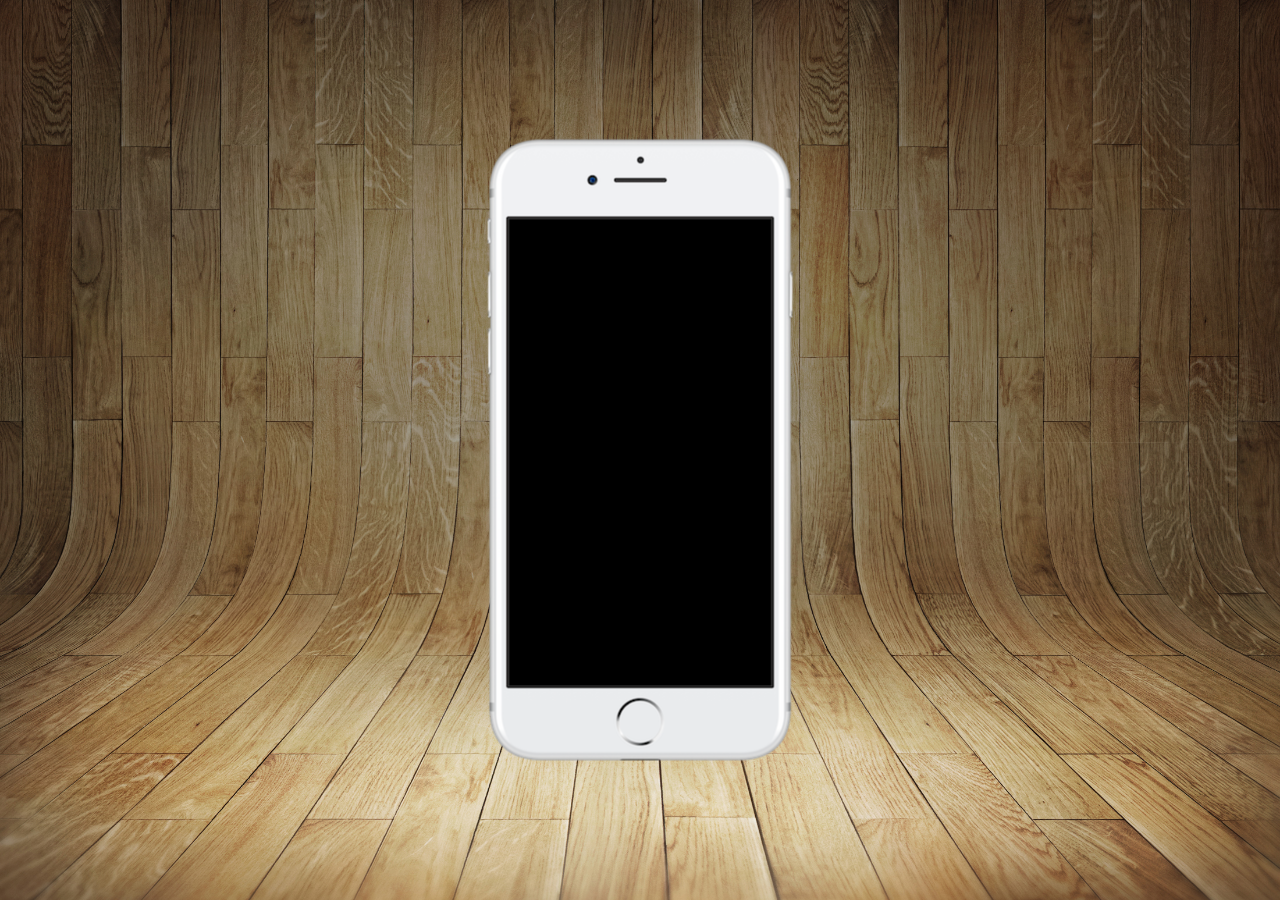
<file: index.html>
<!DOCTYPE html>
<html lang="pt-br">
<head>
    <meta charset="UTF-8">
    <meta name="viewport" content="width=device-width, initial-scale=1.0">
    <title>Projeto Redes Sociais</title>

    <link rel="shortcut icon" href="favicon.ico" type="image/x-icon">
    <link rel="stylesheet" href="estilos/style.css">
</head>
<body>    
     <main>
        <section id="telefone">

        </section>
        <section id="redes-sociais">

        </section>
     </main>
</body>
</html>
</file>
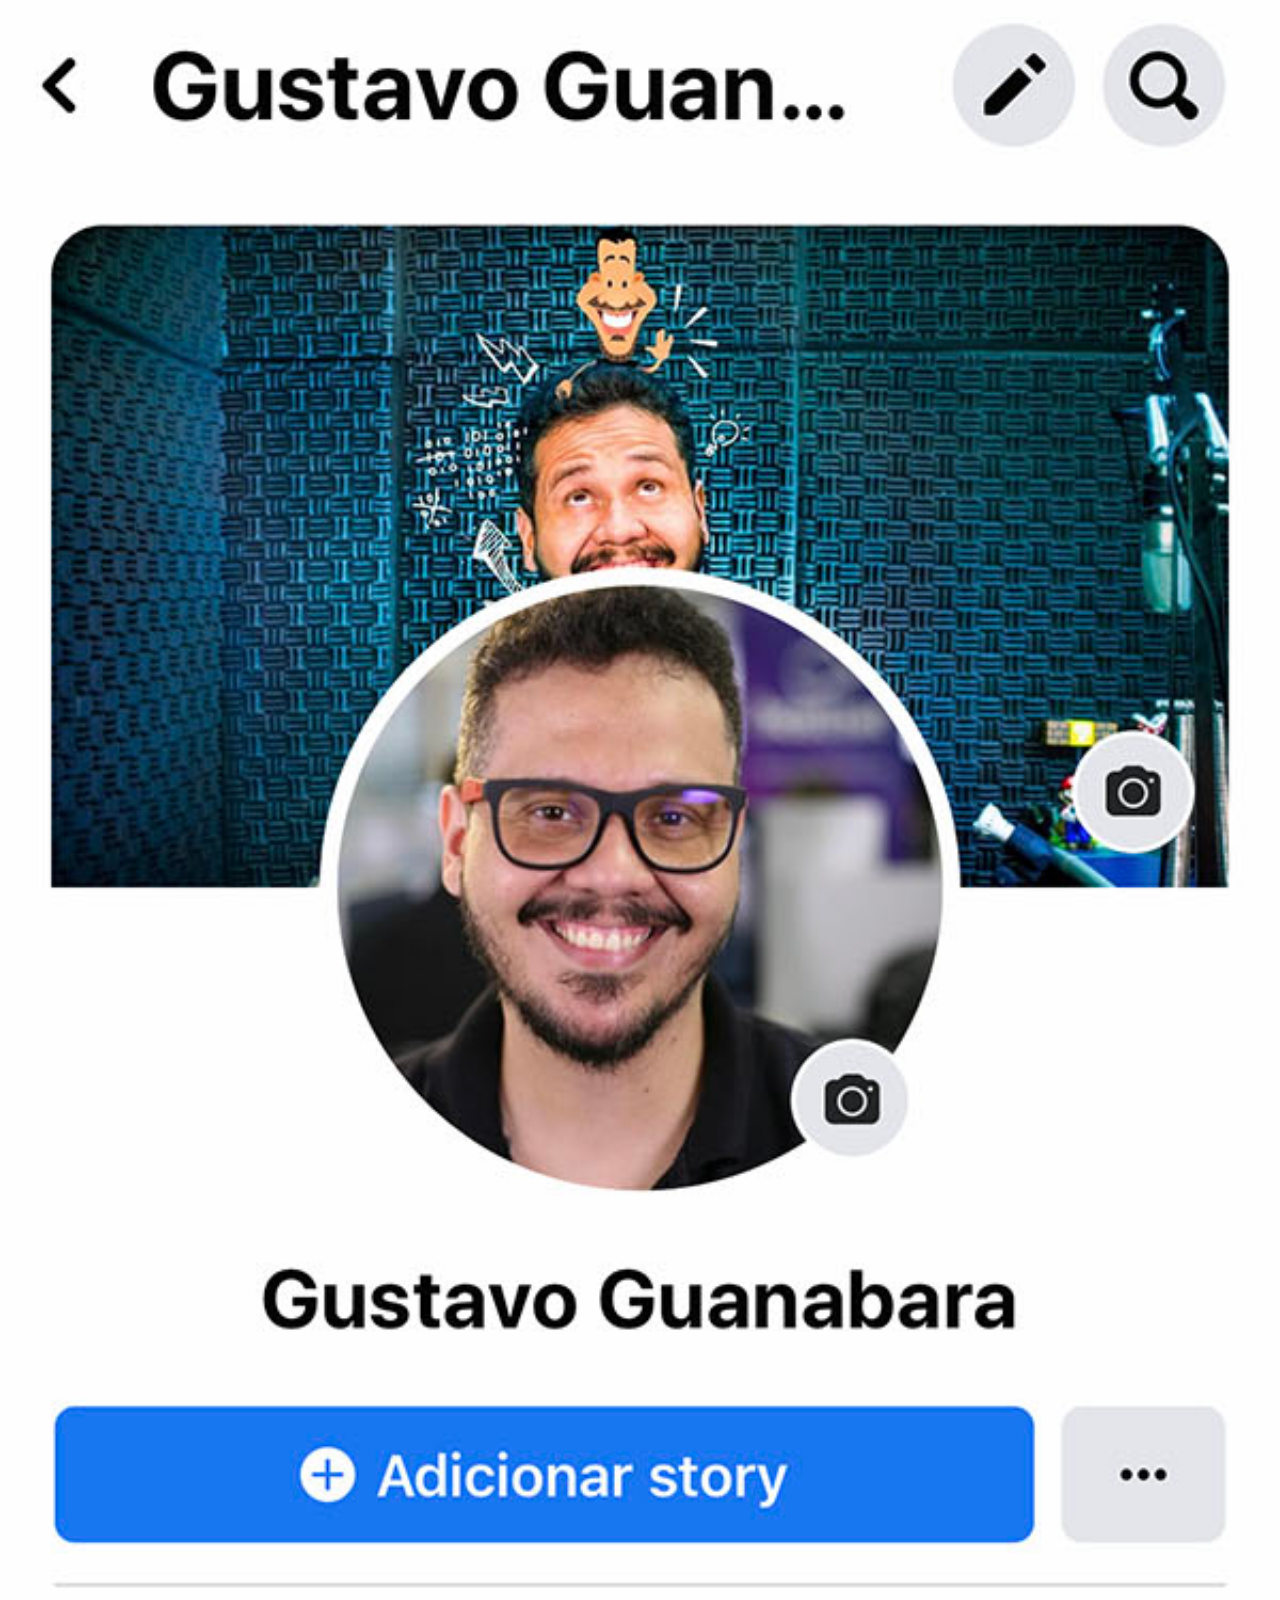
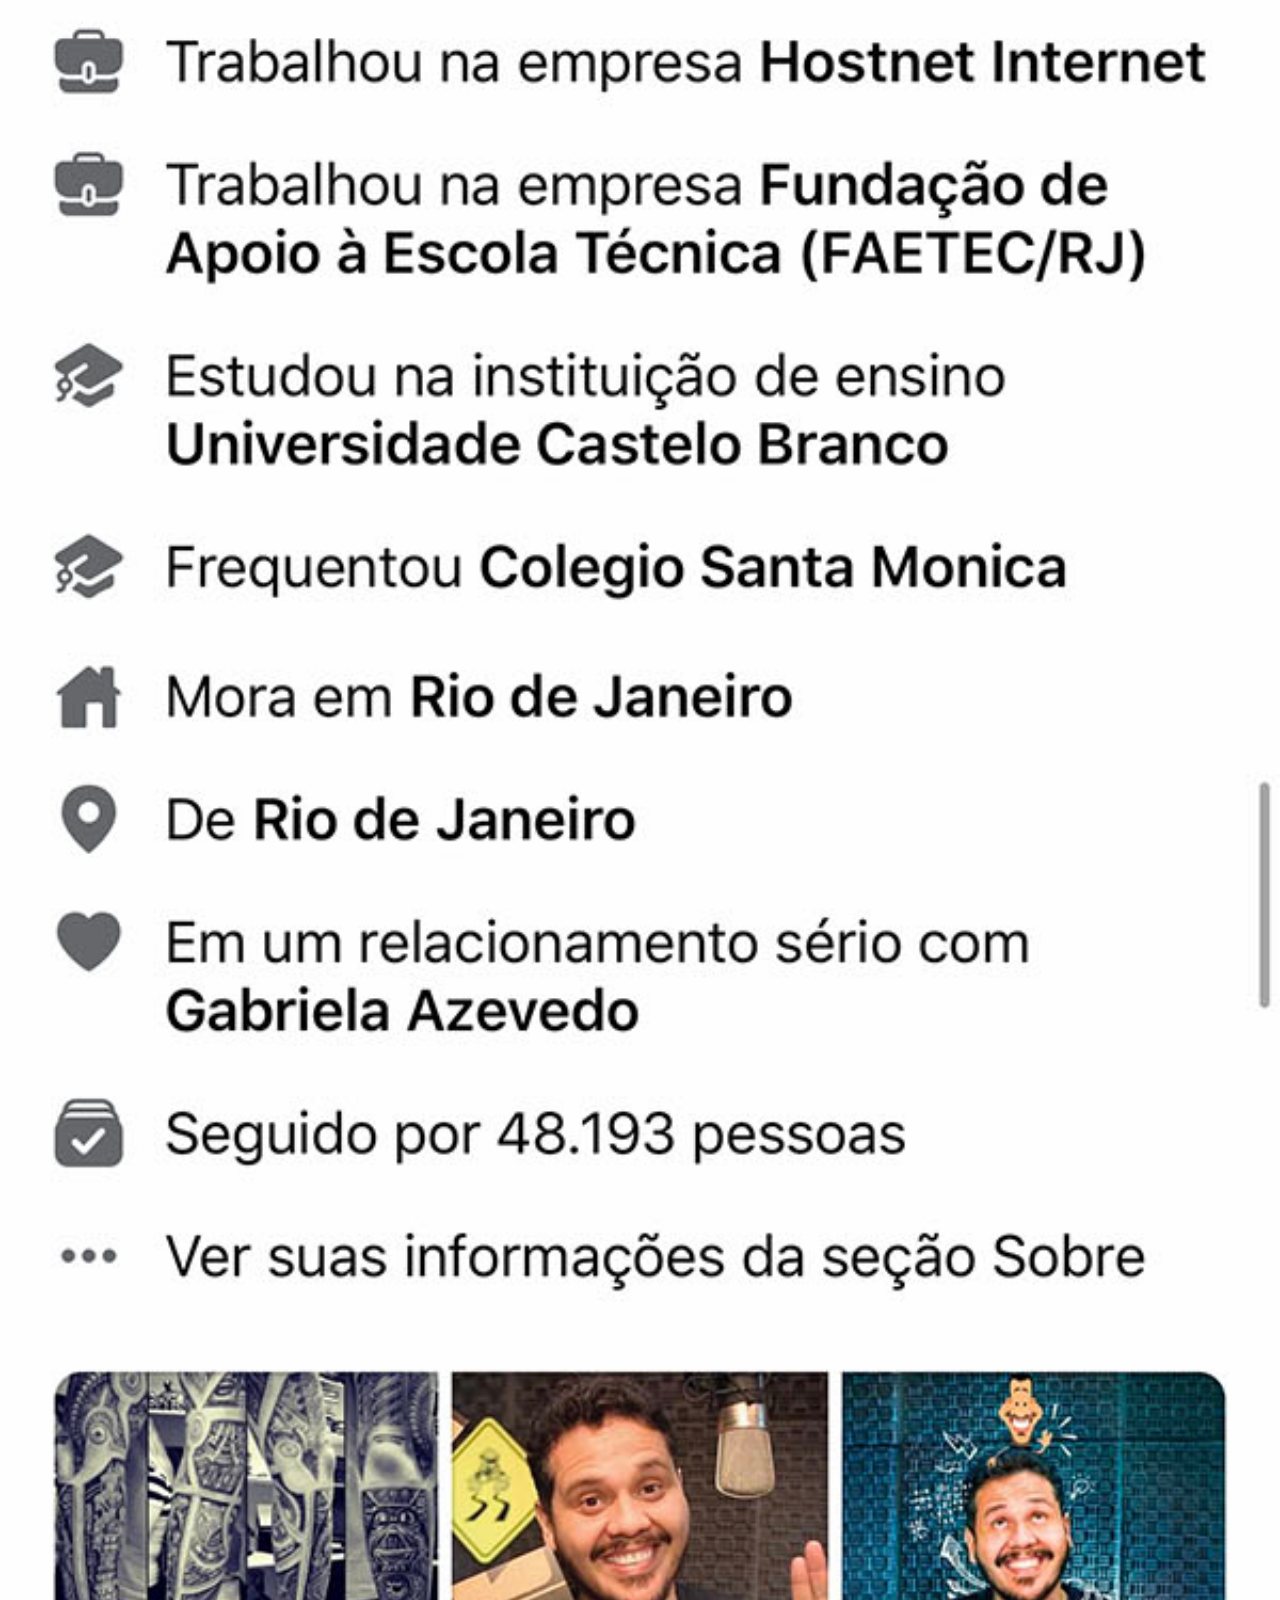
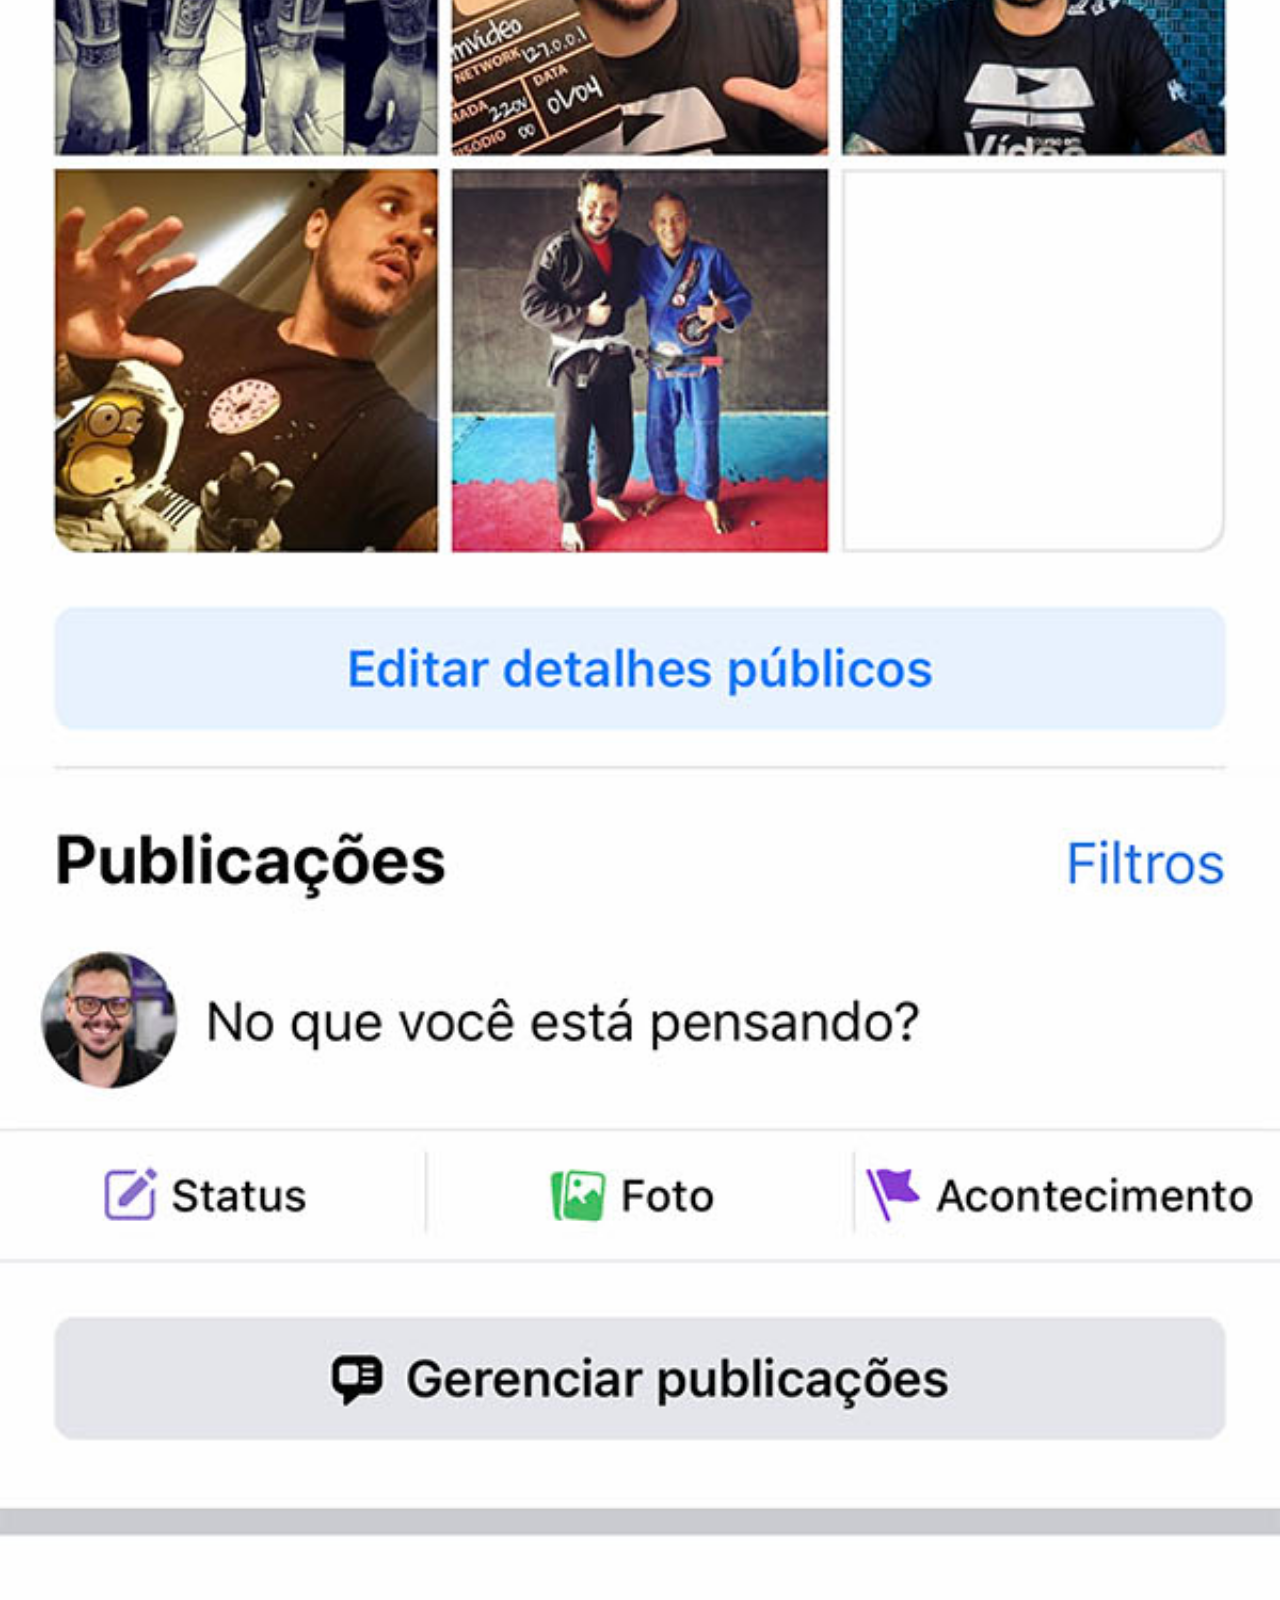
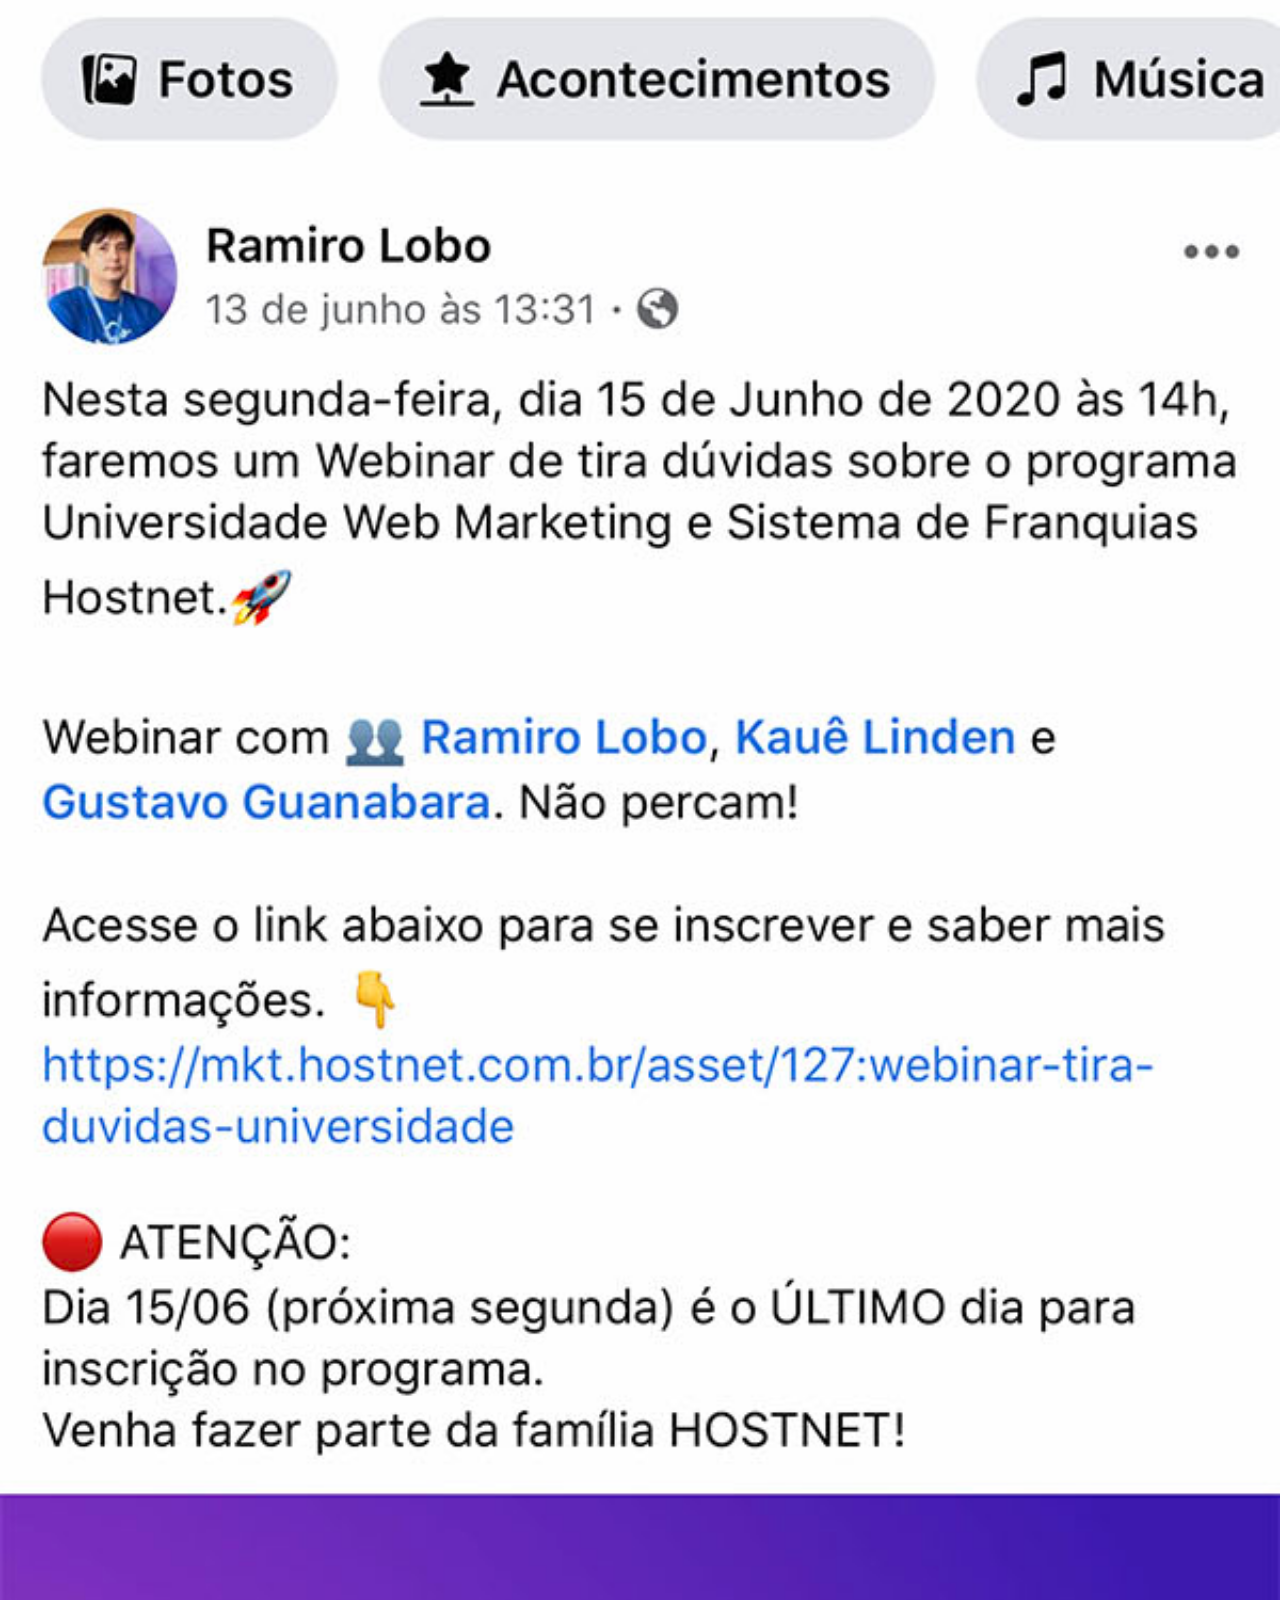
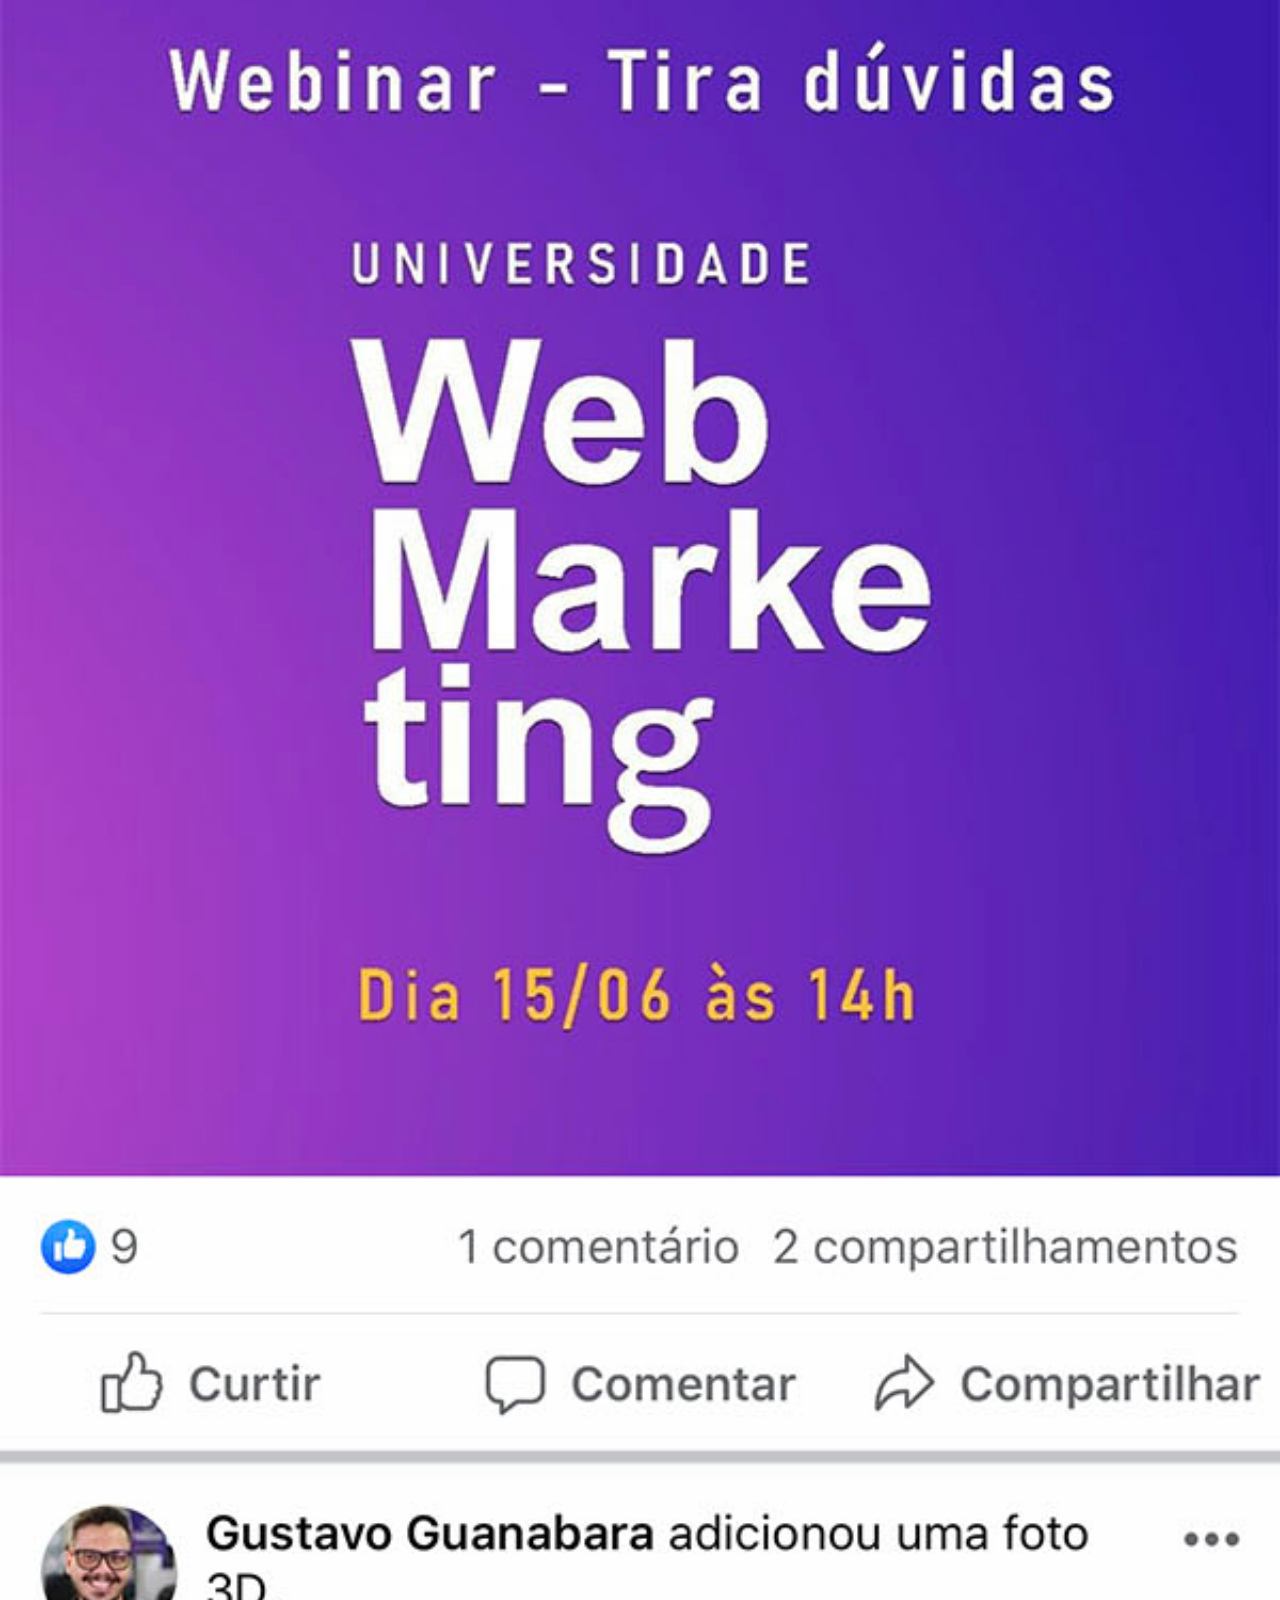
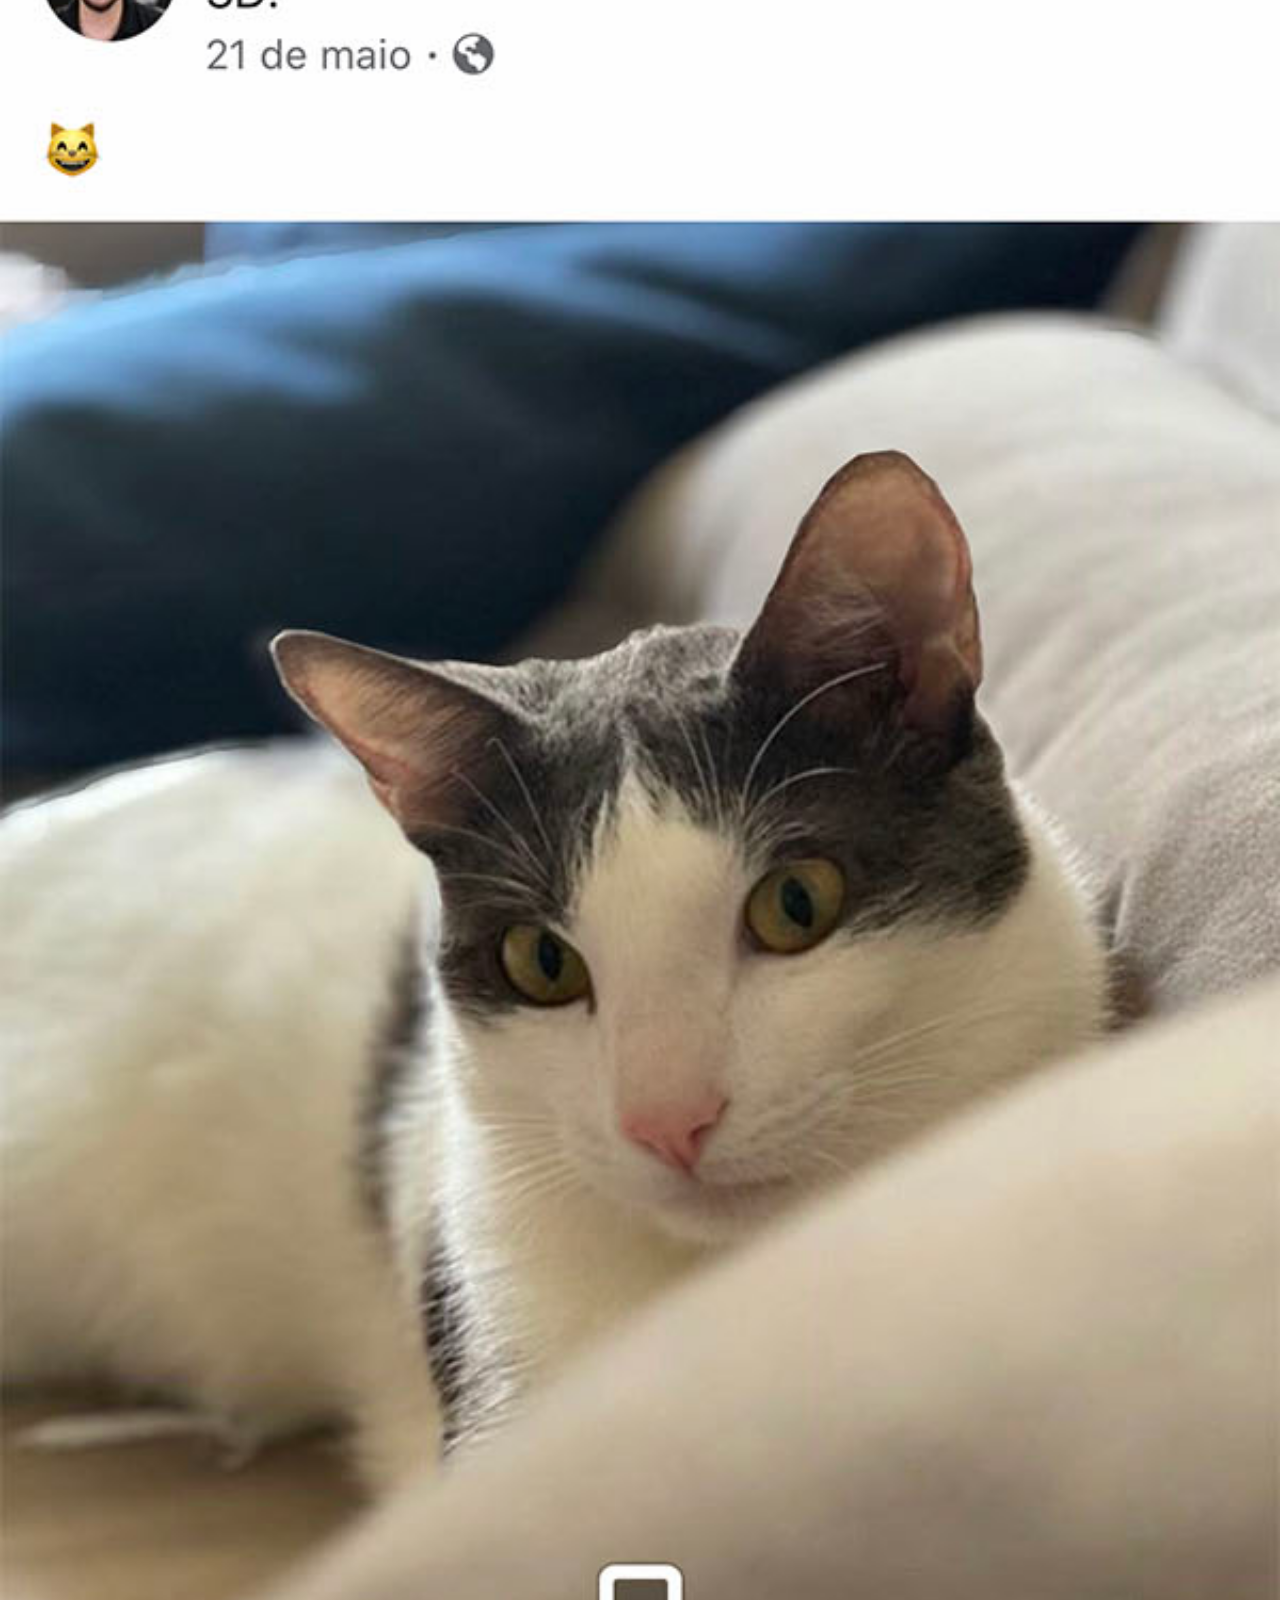
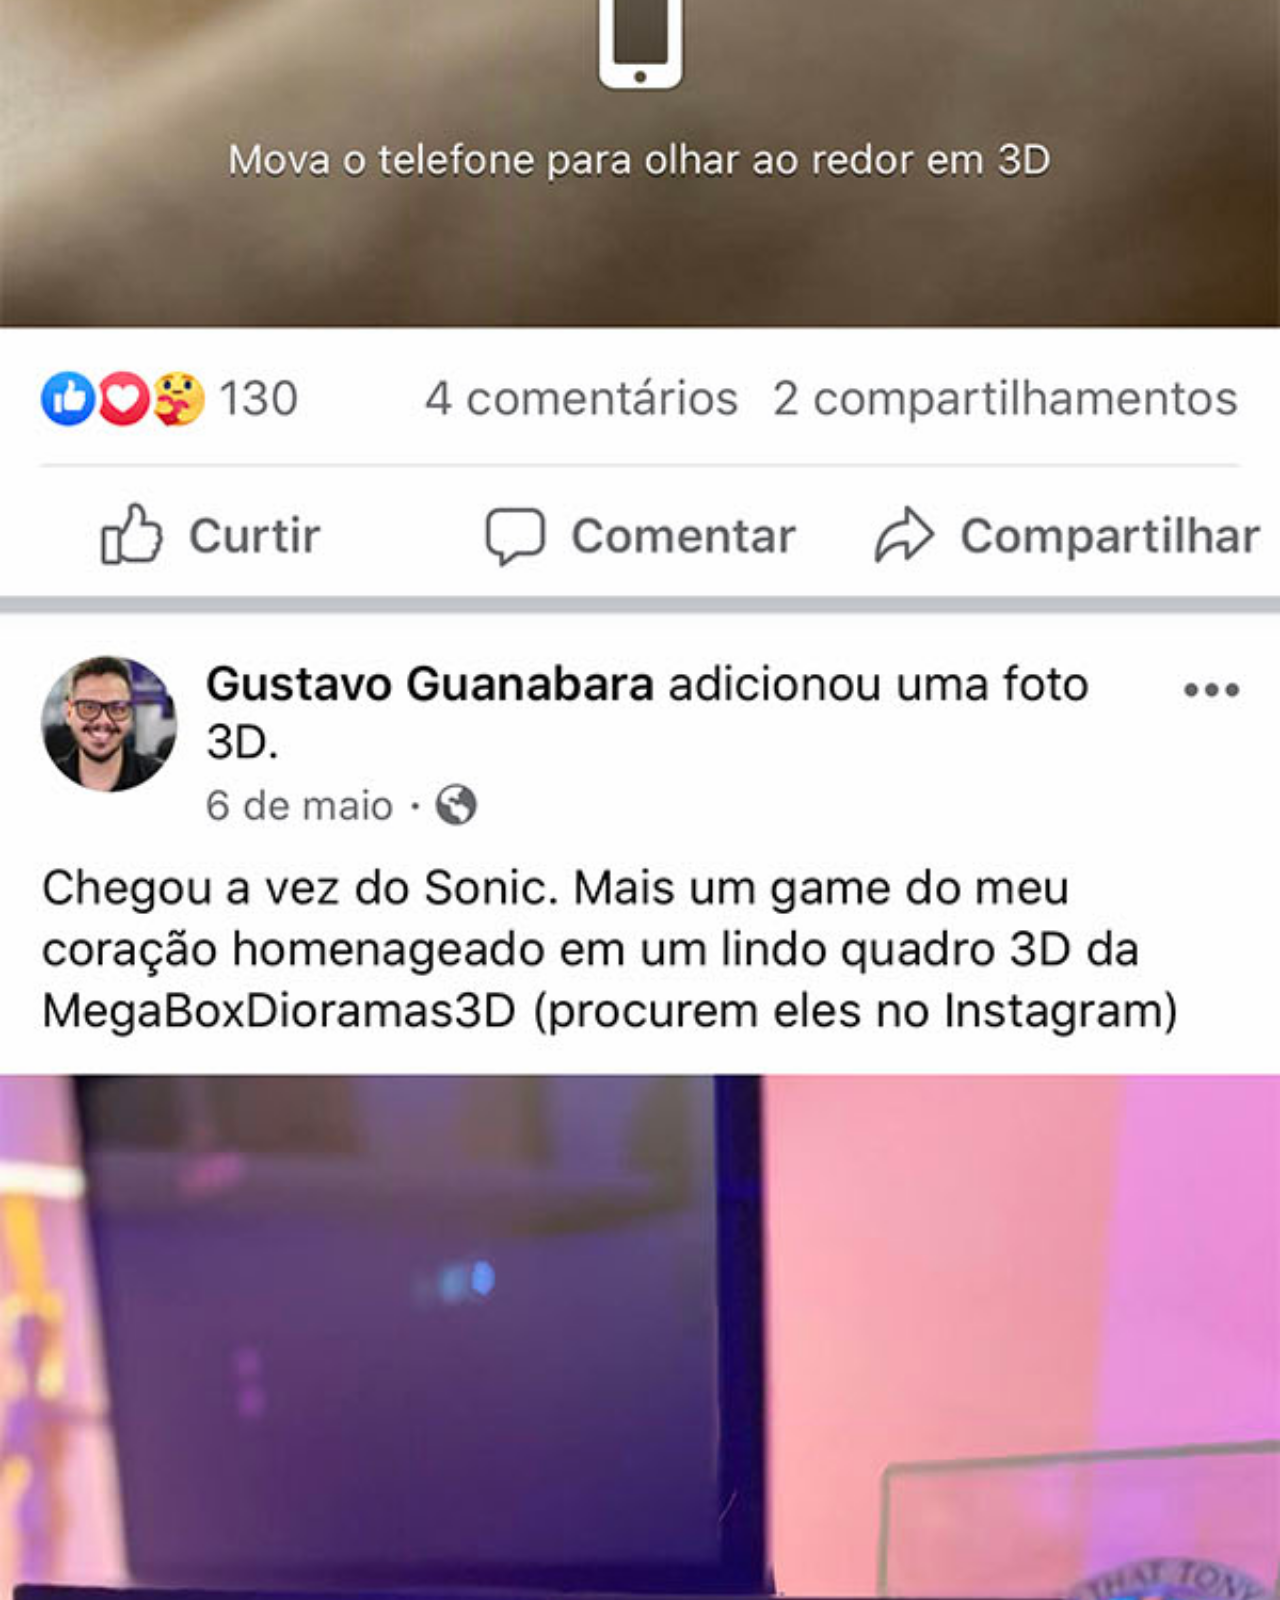
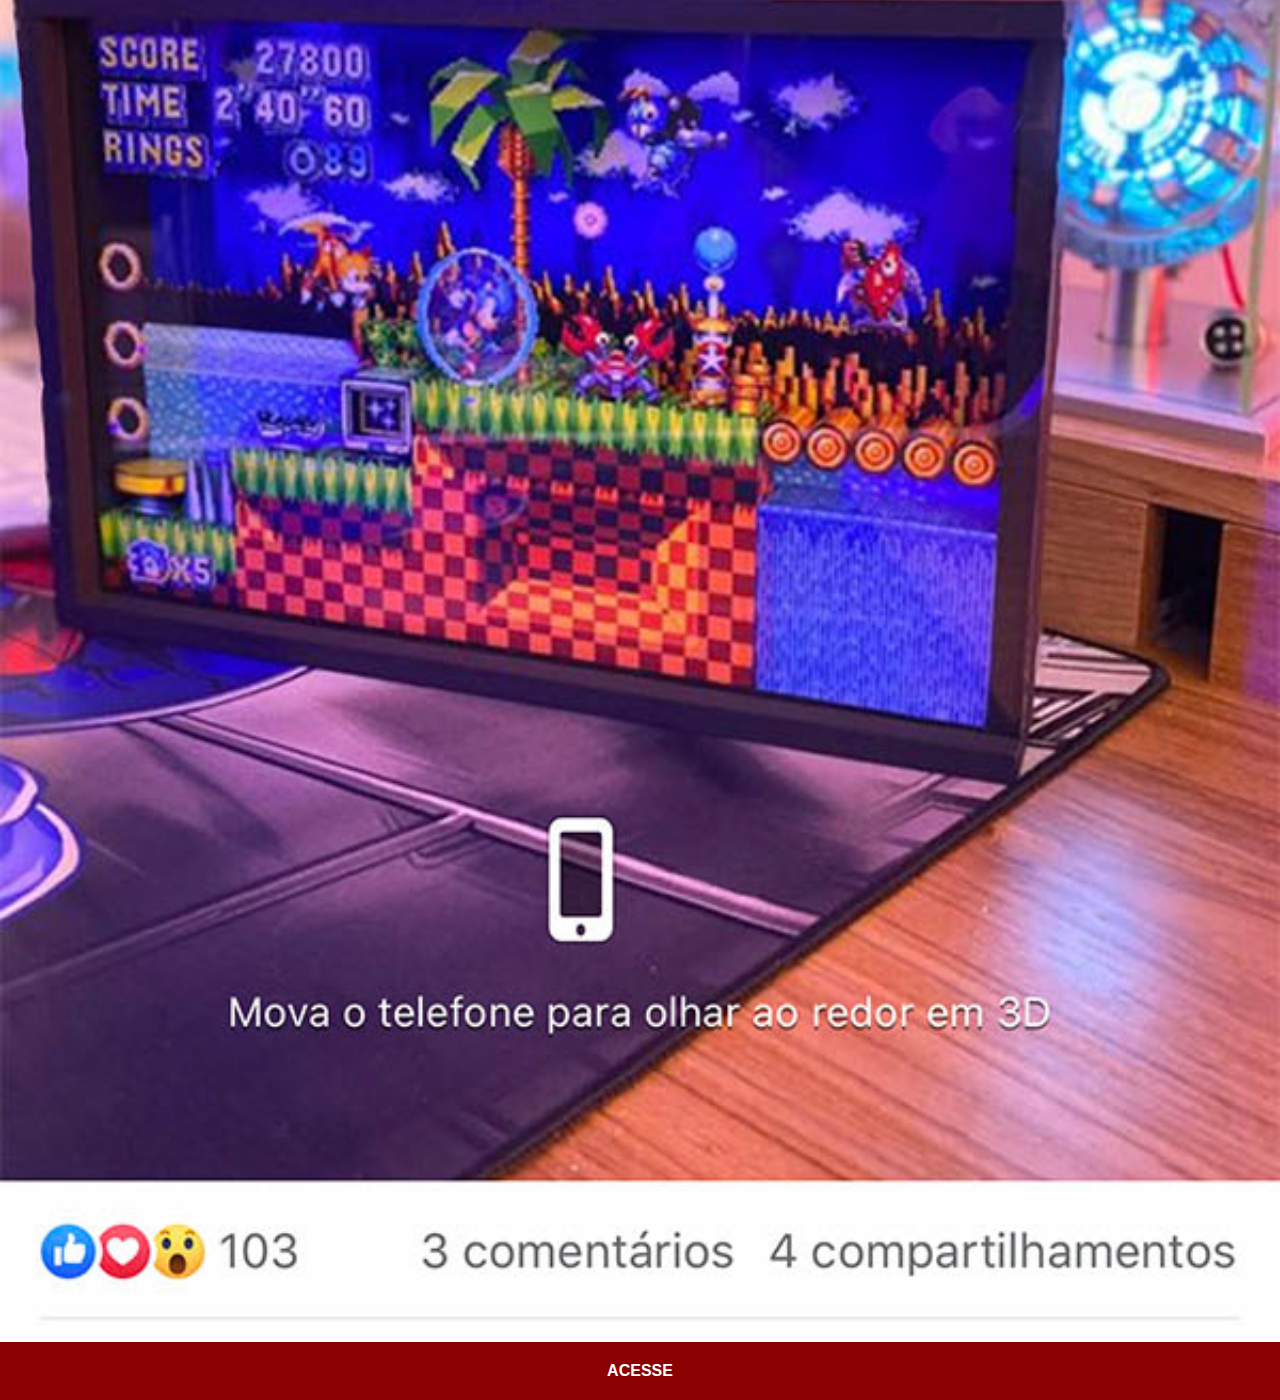
<file: face.html>
<!DOCTYPE html>
<html lang="pt-br">
<head>
    <meta charset="UTF-8">
    <meta name="viewport" content="width=device-width, initial-scale=1.0">
    <title>Facebook</title>
    <link rel="stylesheet" href="estilos/social.css">
</head>
<body>
    <img src="imagens/tela-facebook.jpg" alt="facebook">
    <a href="https://www.facebook.com/" target="_blank">ACESSE</a>
</body>
</html>
</file>
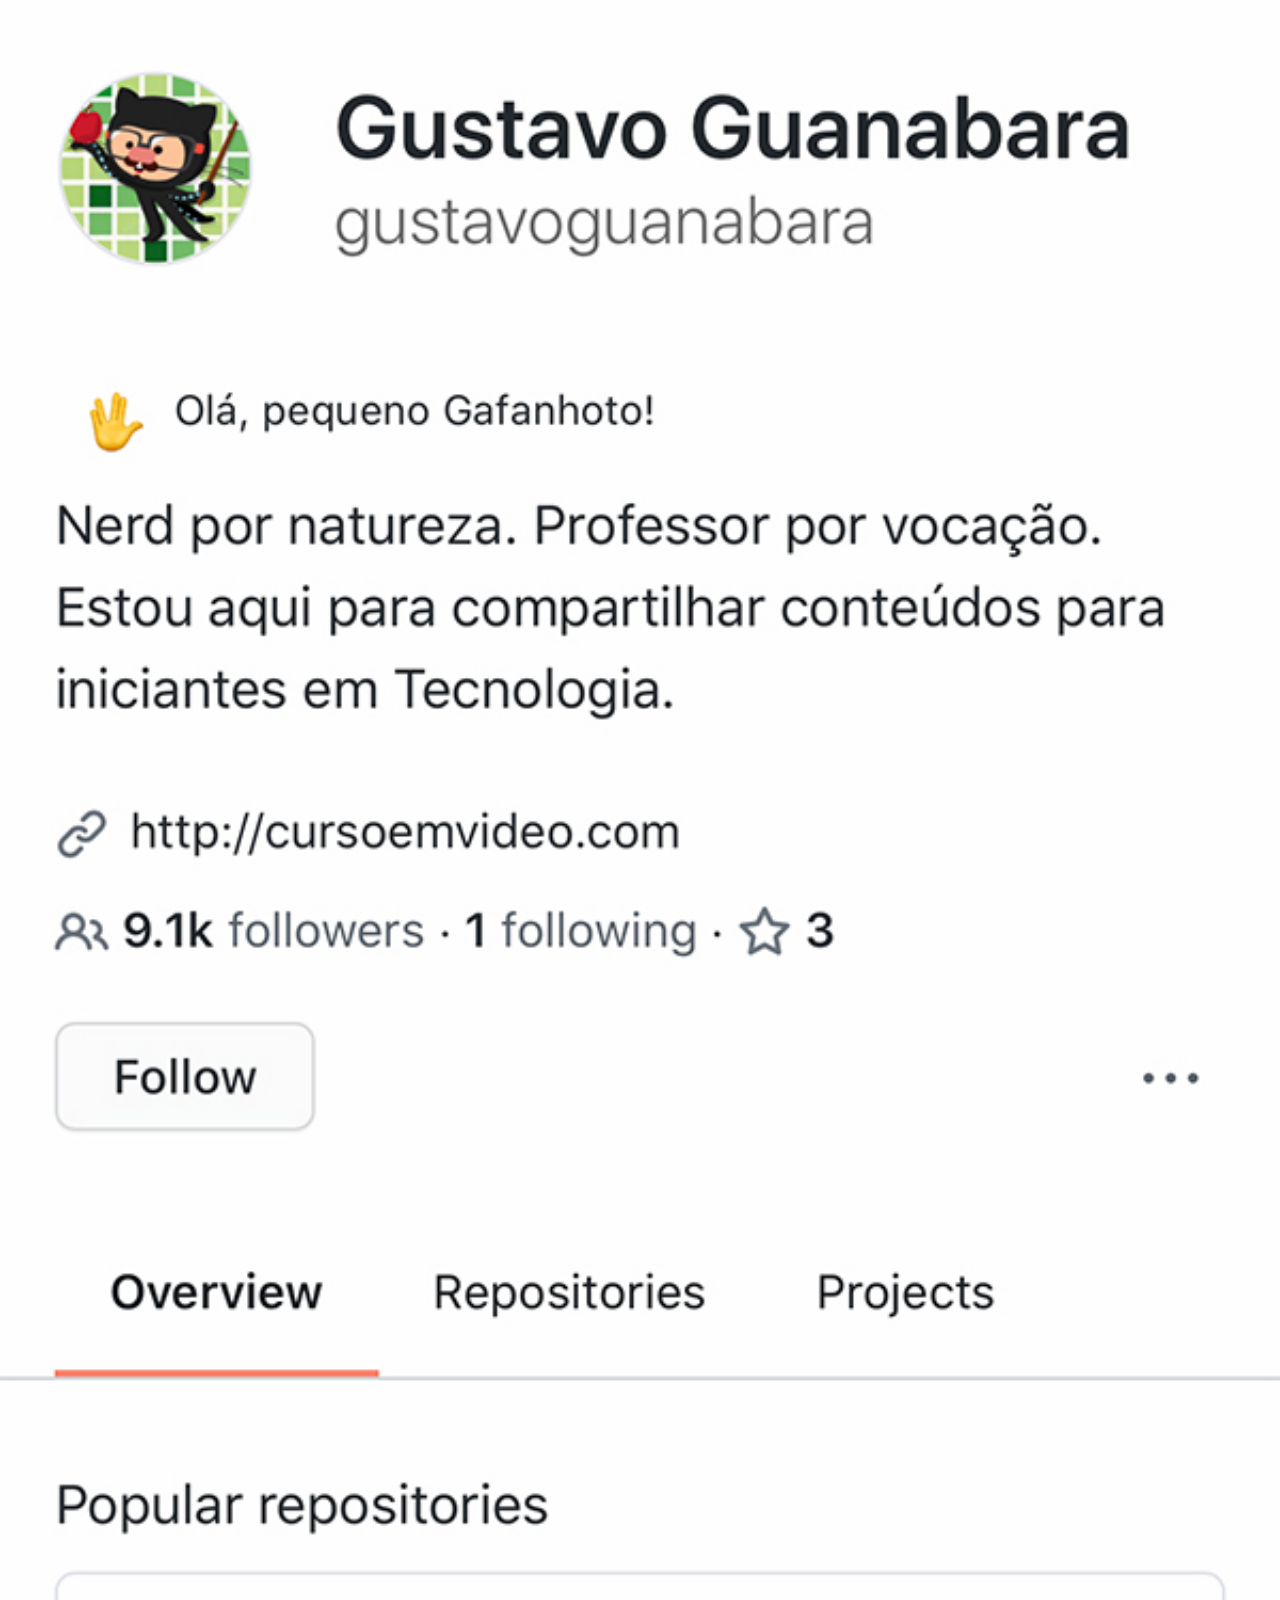
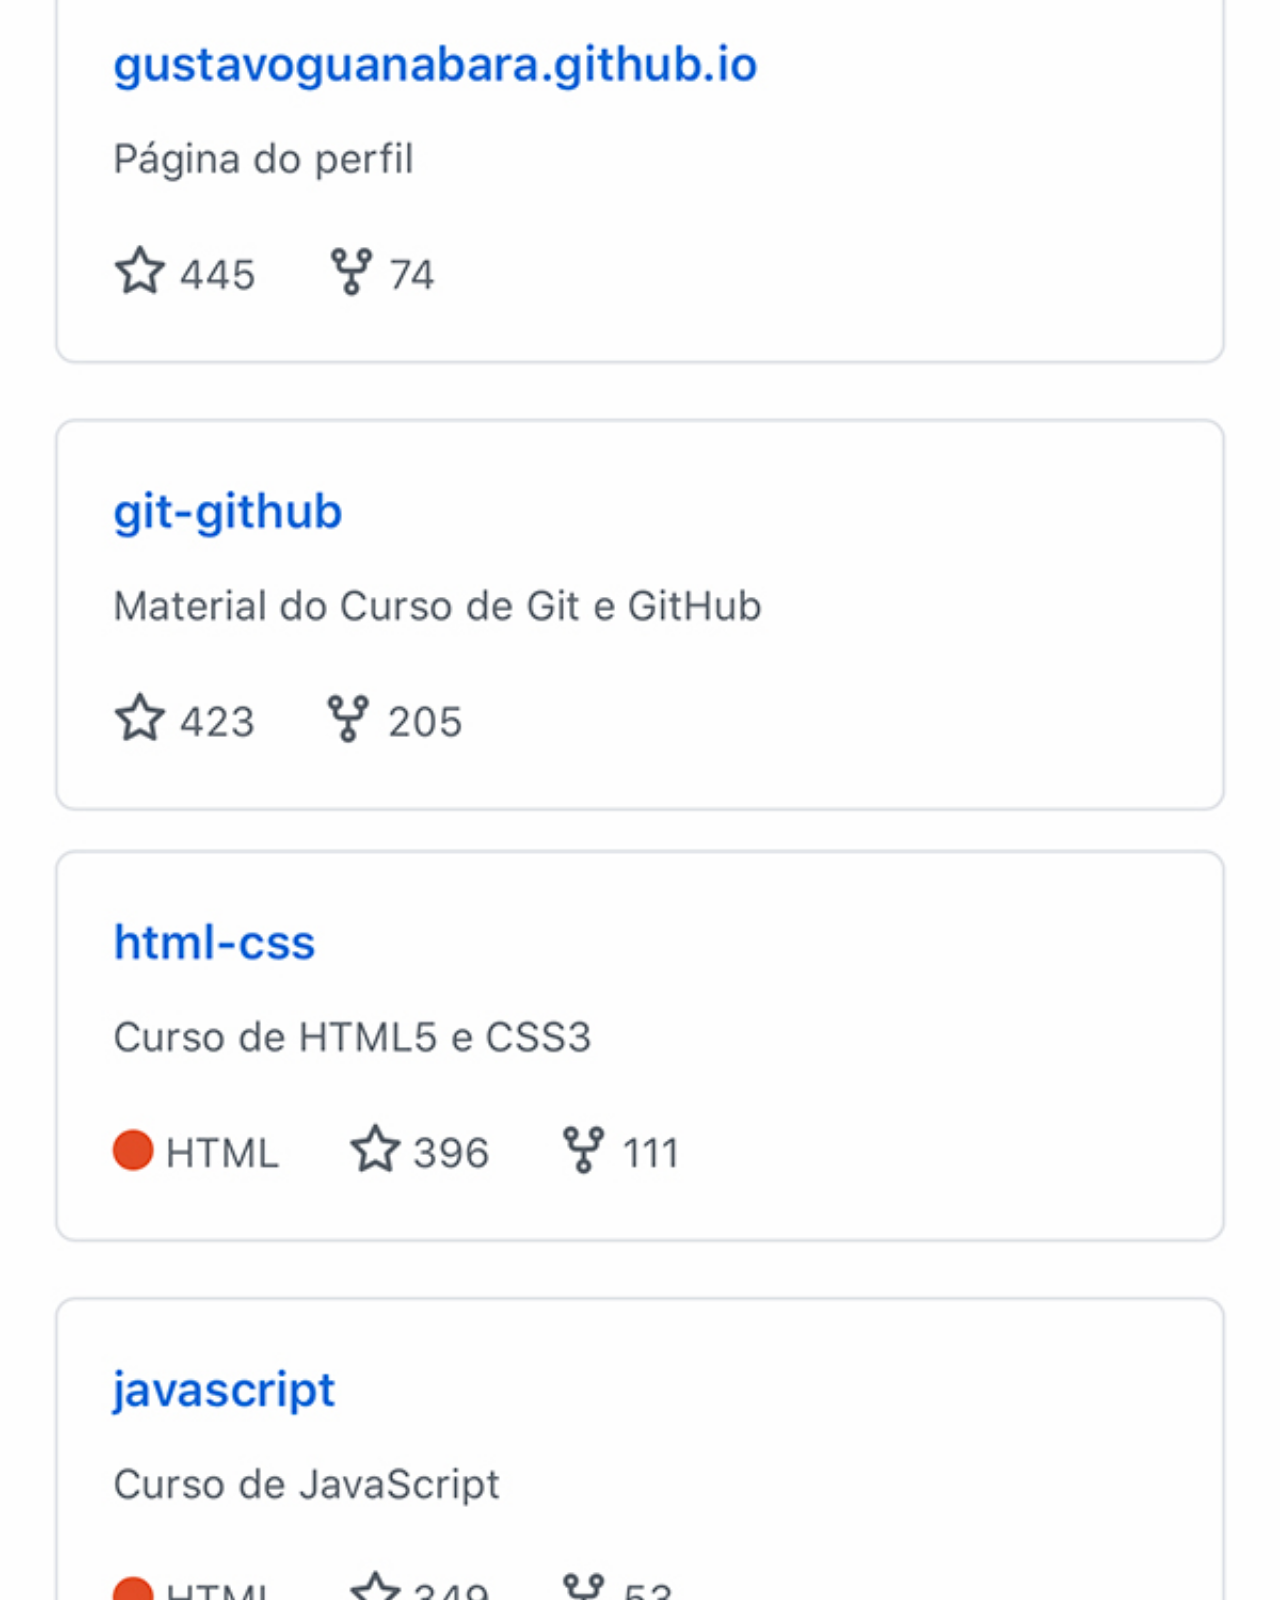
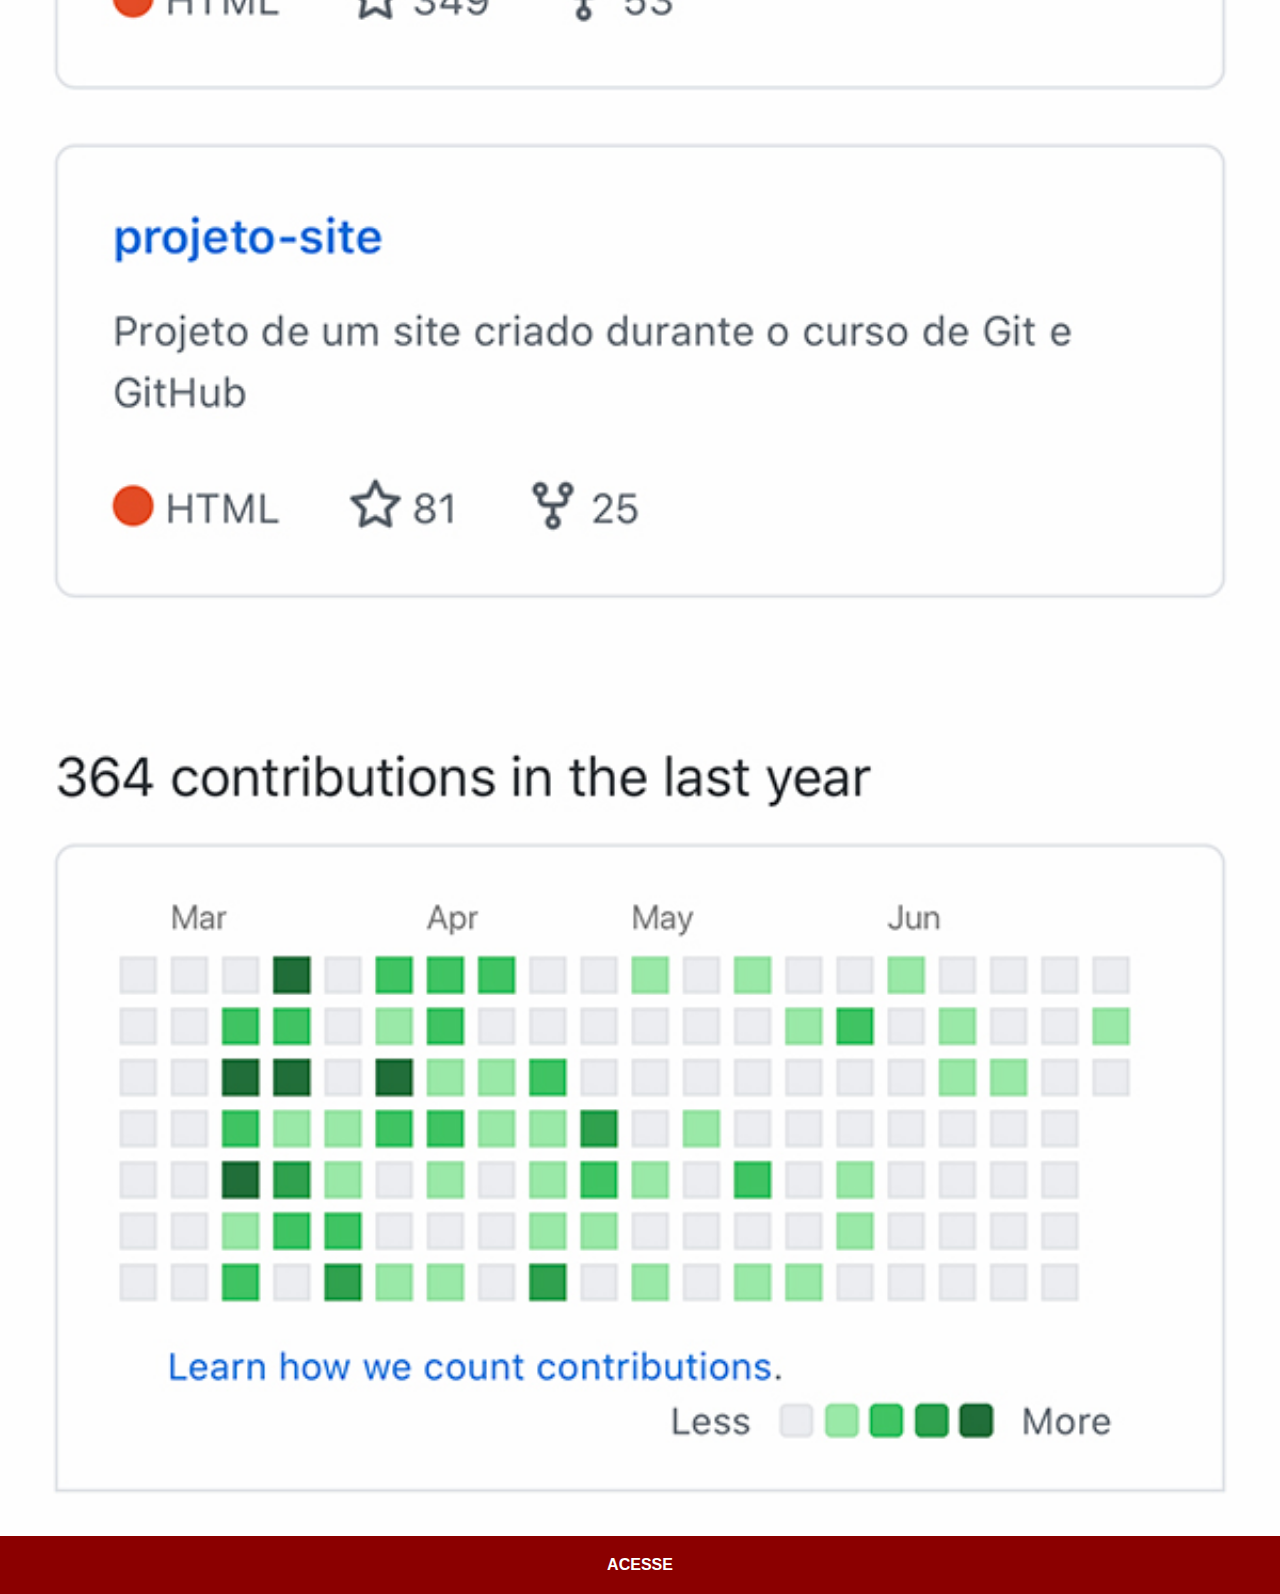
<file: github.html>
<!DOCTYPE html>
<html lang="pt-br">
<head>
    <meta charset="UTF-8">
    <meta name="viewport" content="width=device-width, initial-scale=1.0">
    <title>Github</title>
    <link rel="stylesheet" href="estilos/social.css">
</head>
<body>
    <img src="imagens/tela-github.jpg" alt="Github">
    <a href="https://www.github.com/" target="_blank">ACESSE</a>
</body>
</html>
</file>
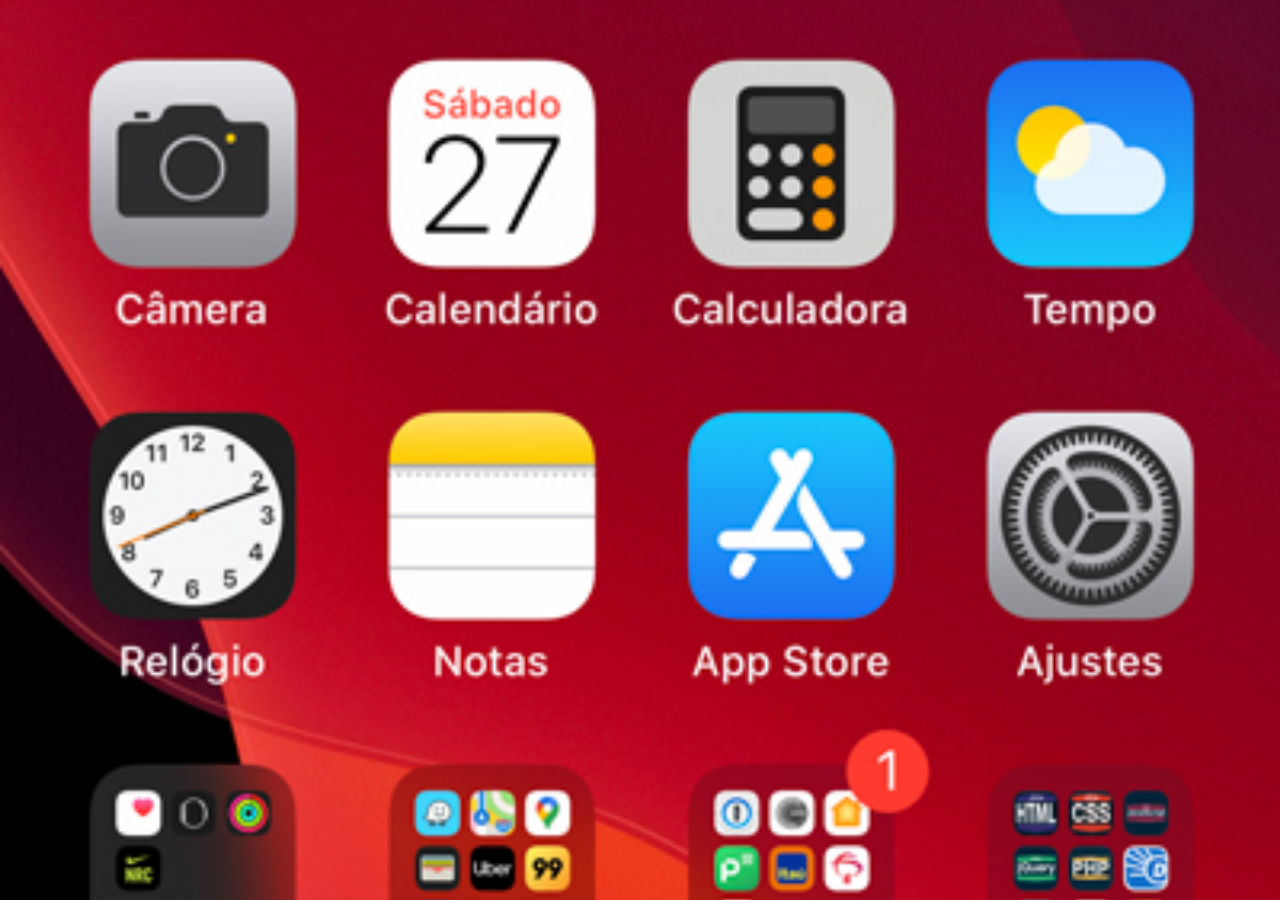
<file: home.html>
<!DOCTYPE html>
<html lang="pt-br">
<head>
    <meta charset="UTF-8">
    <meta name="viewport" content="width=device-width, initial-scale=1.0">
    <title>Home</title>
</head>

<style>
    * {
        margin: 0px;
        padding: 0px;
    }

    body {
        height: 100vh;
        width: 100vw;
        background: black url('imagens/tela-home.jpg') no-repeat top center;
        background-size: cover;
    }
</style>


<body>
    
</body>
</html>
</file>
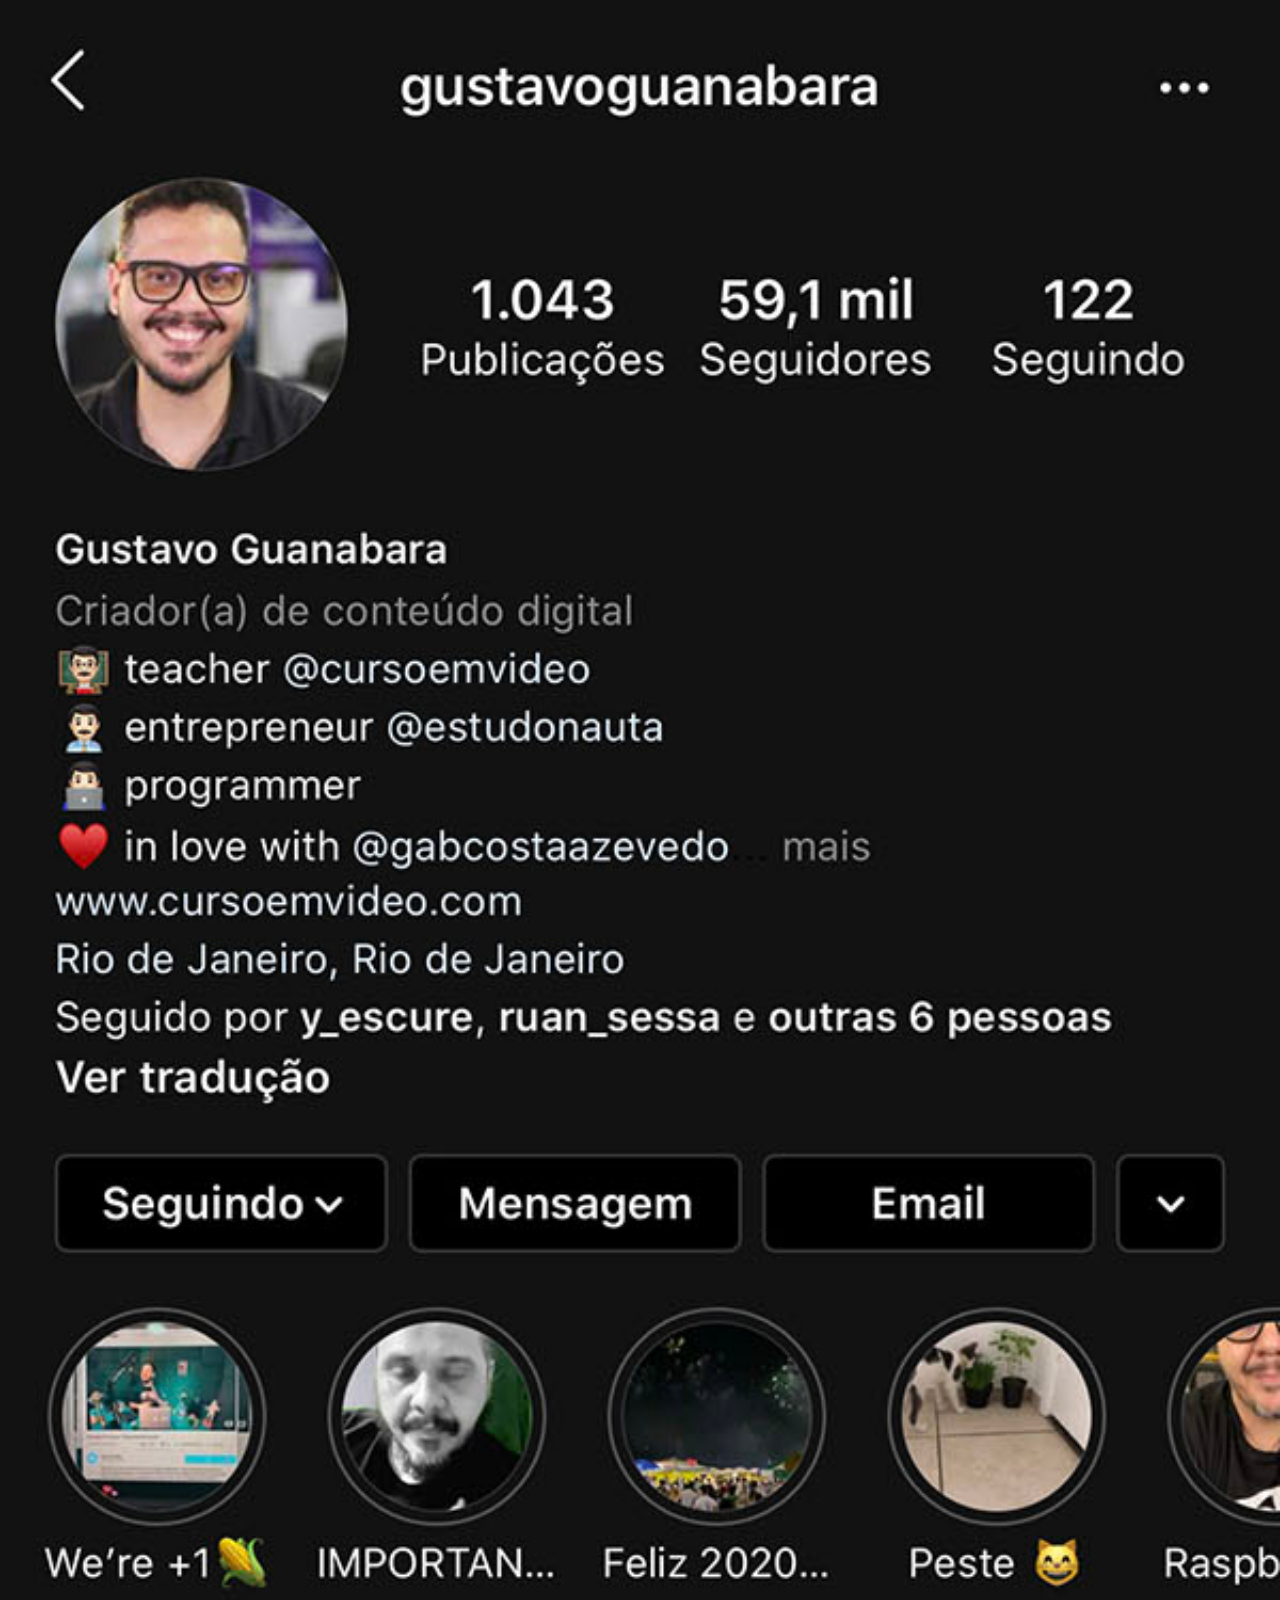
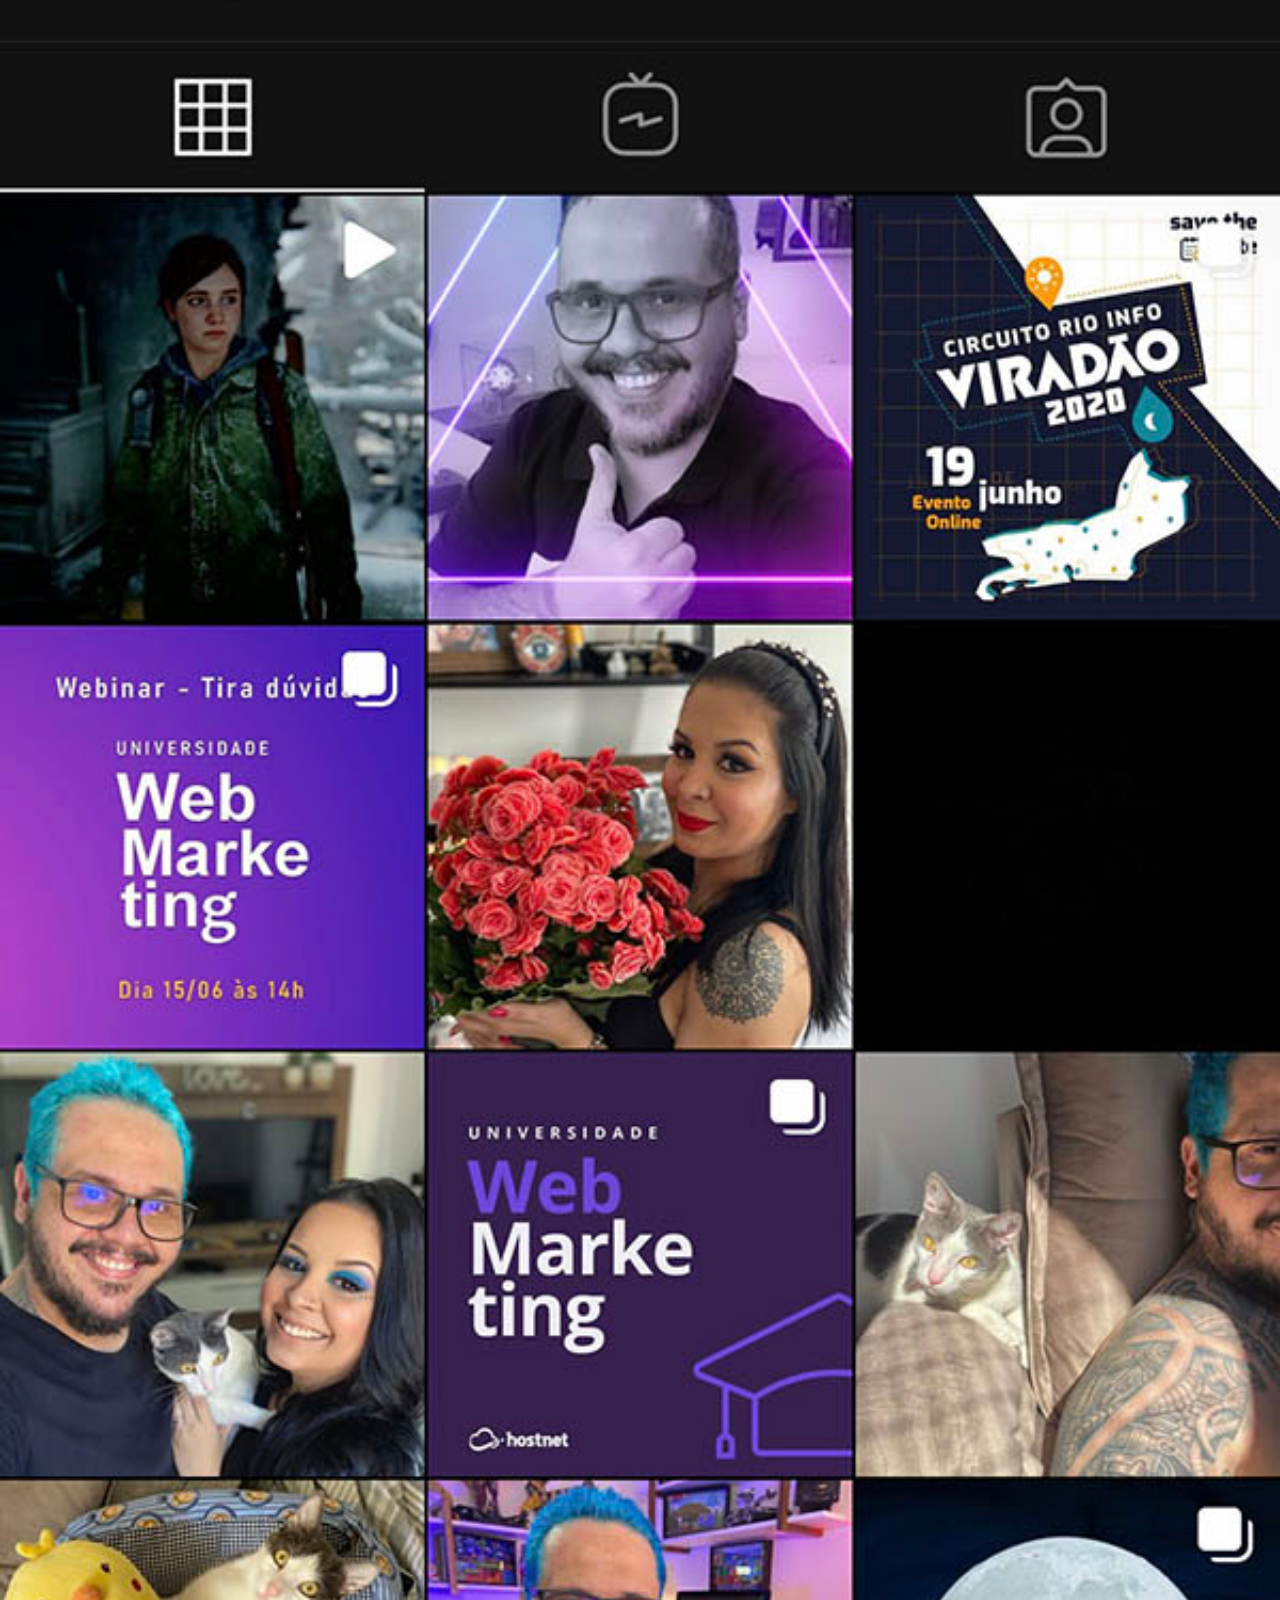
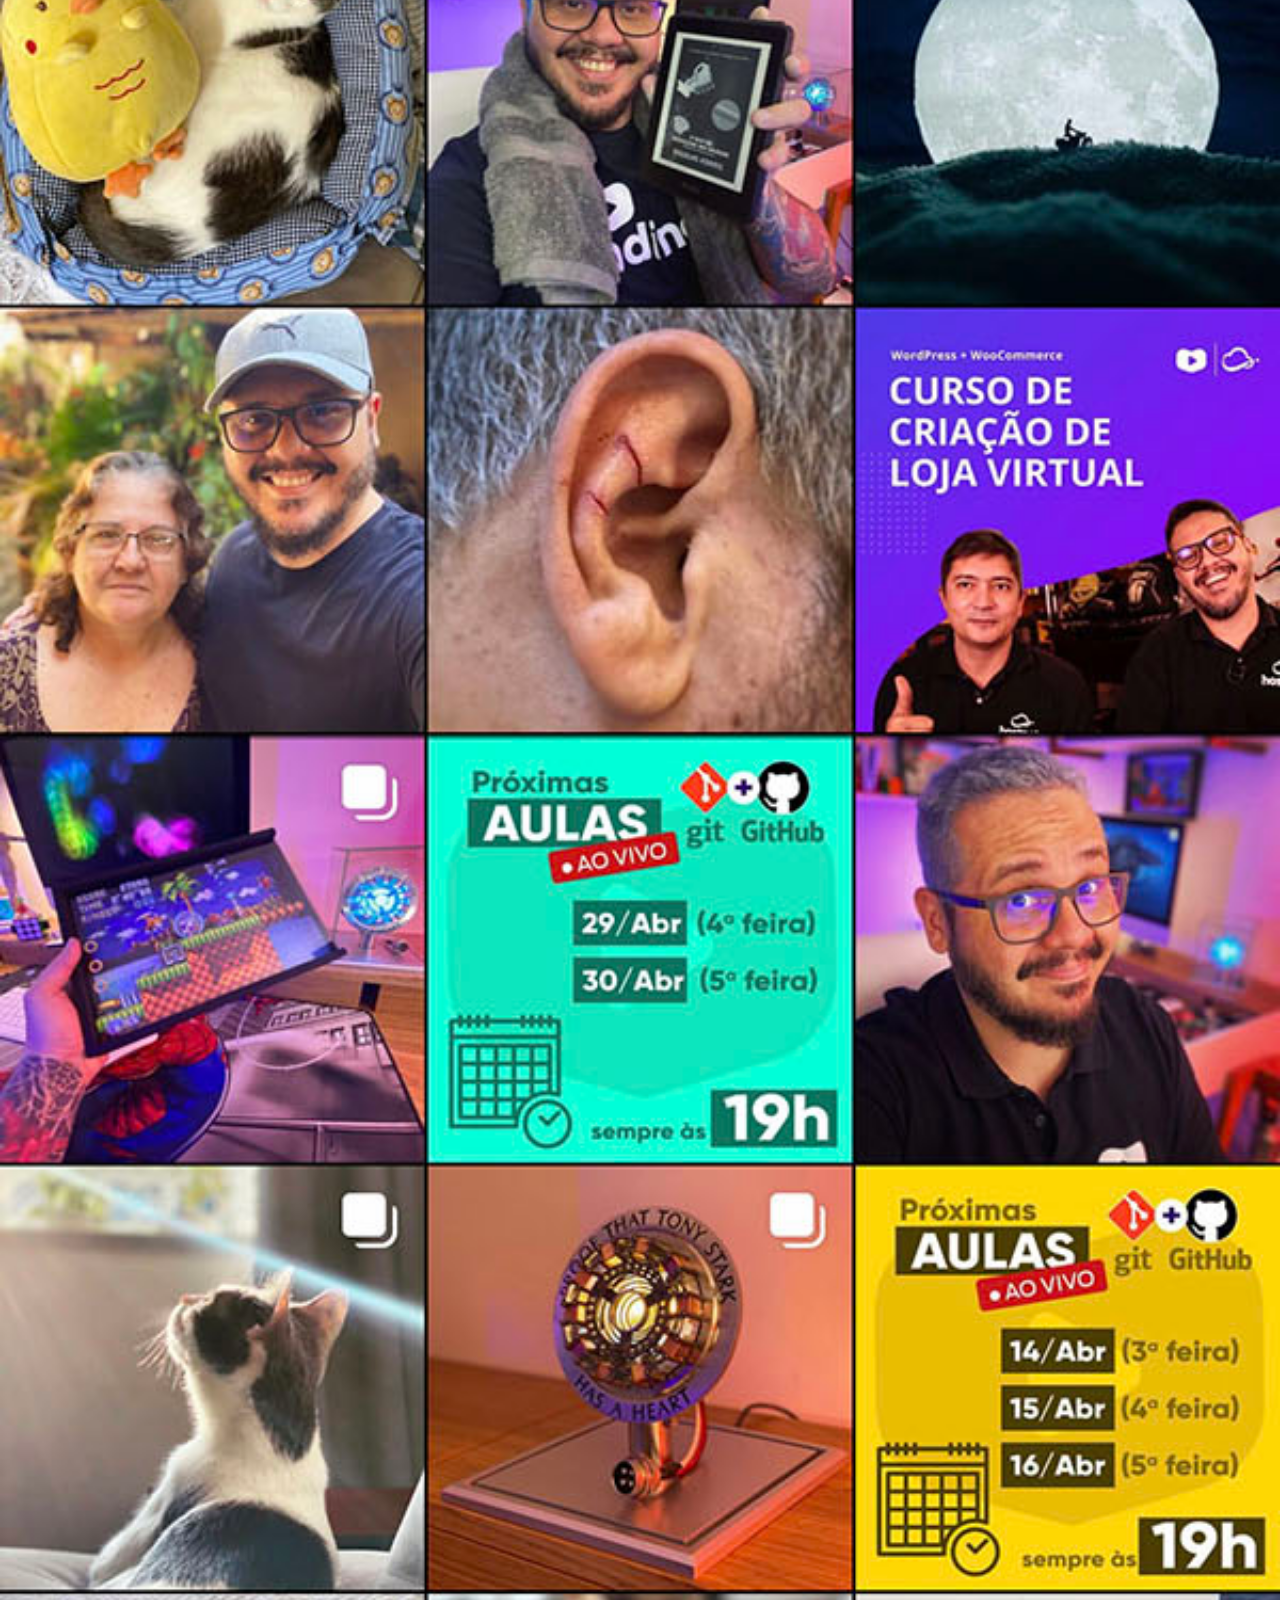
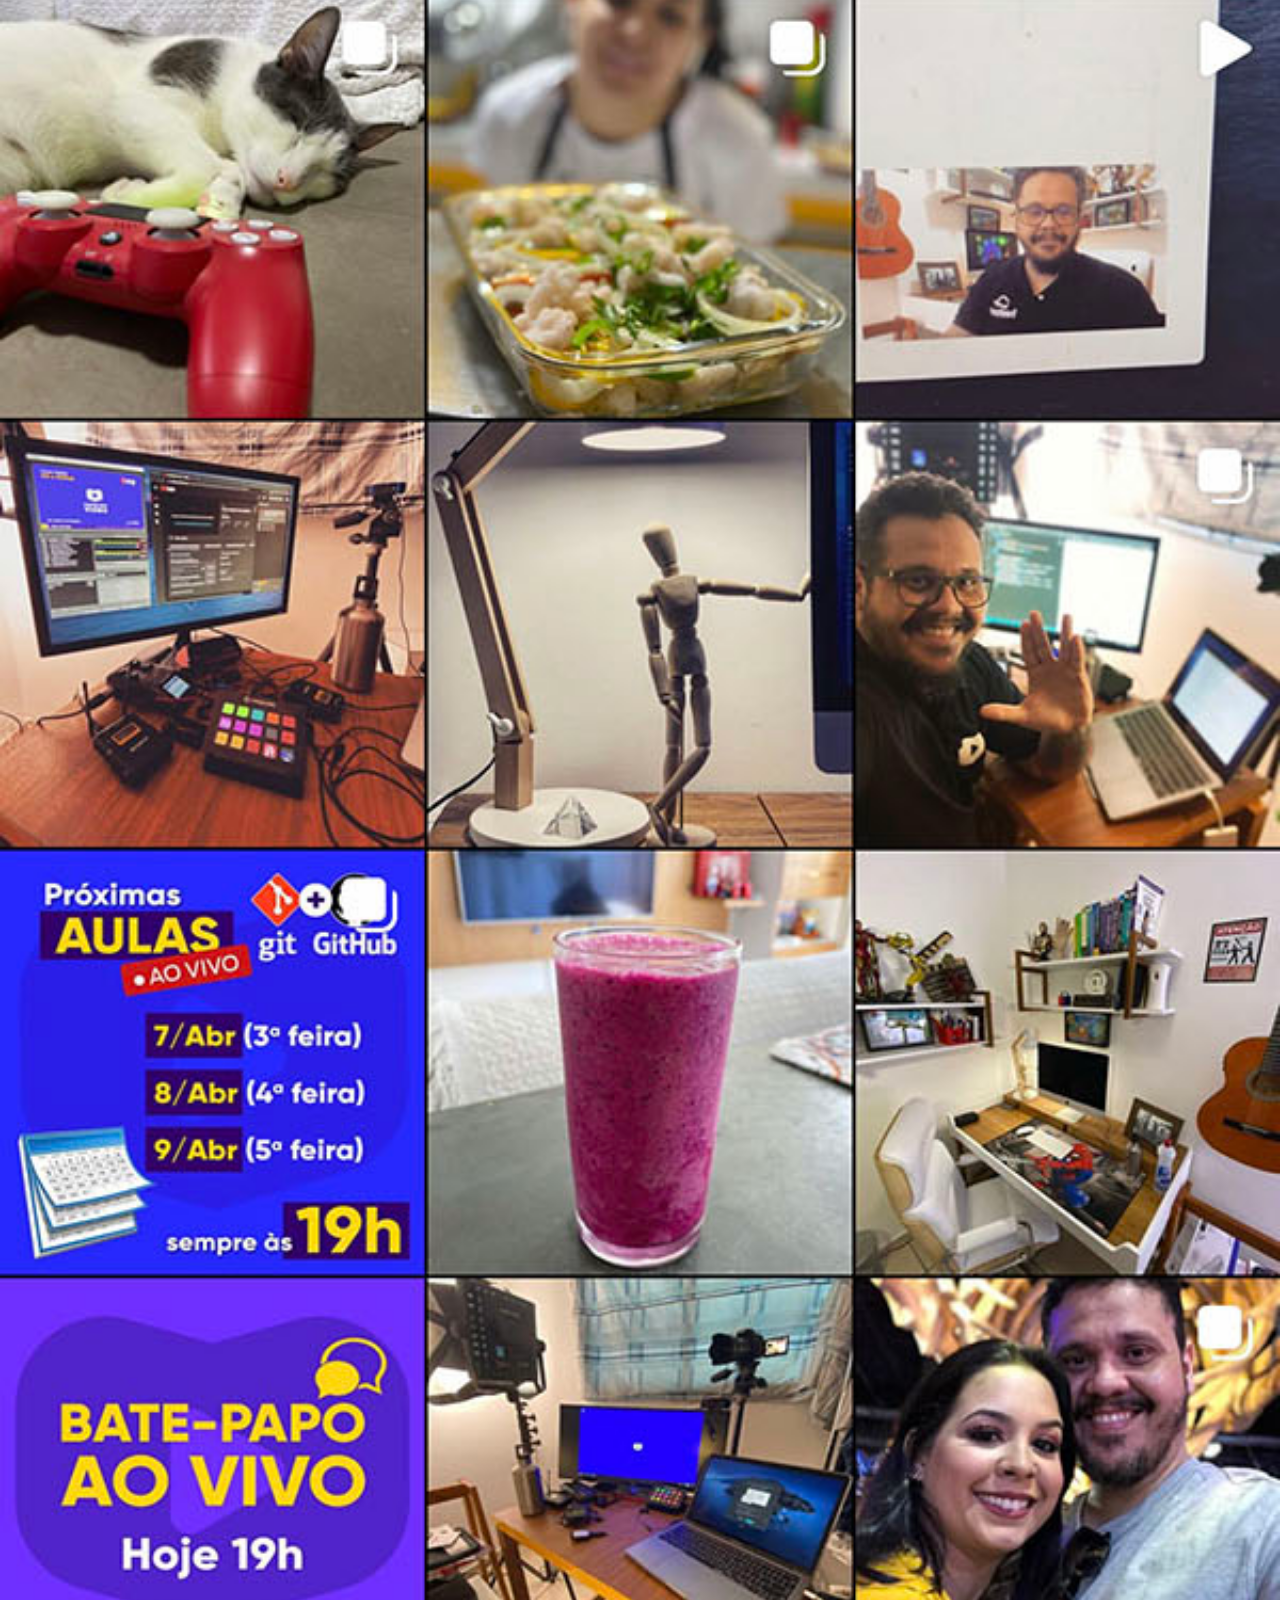
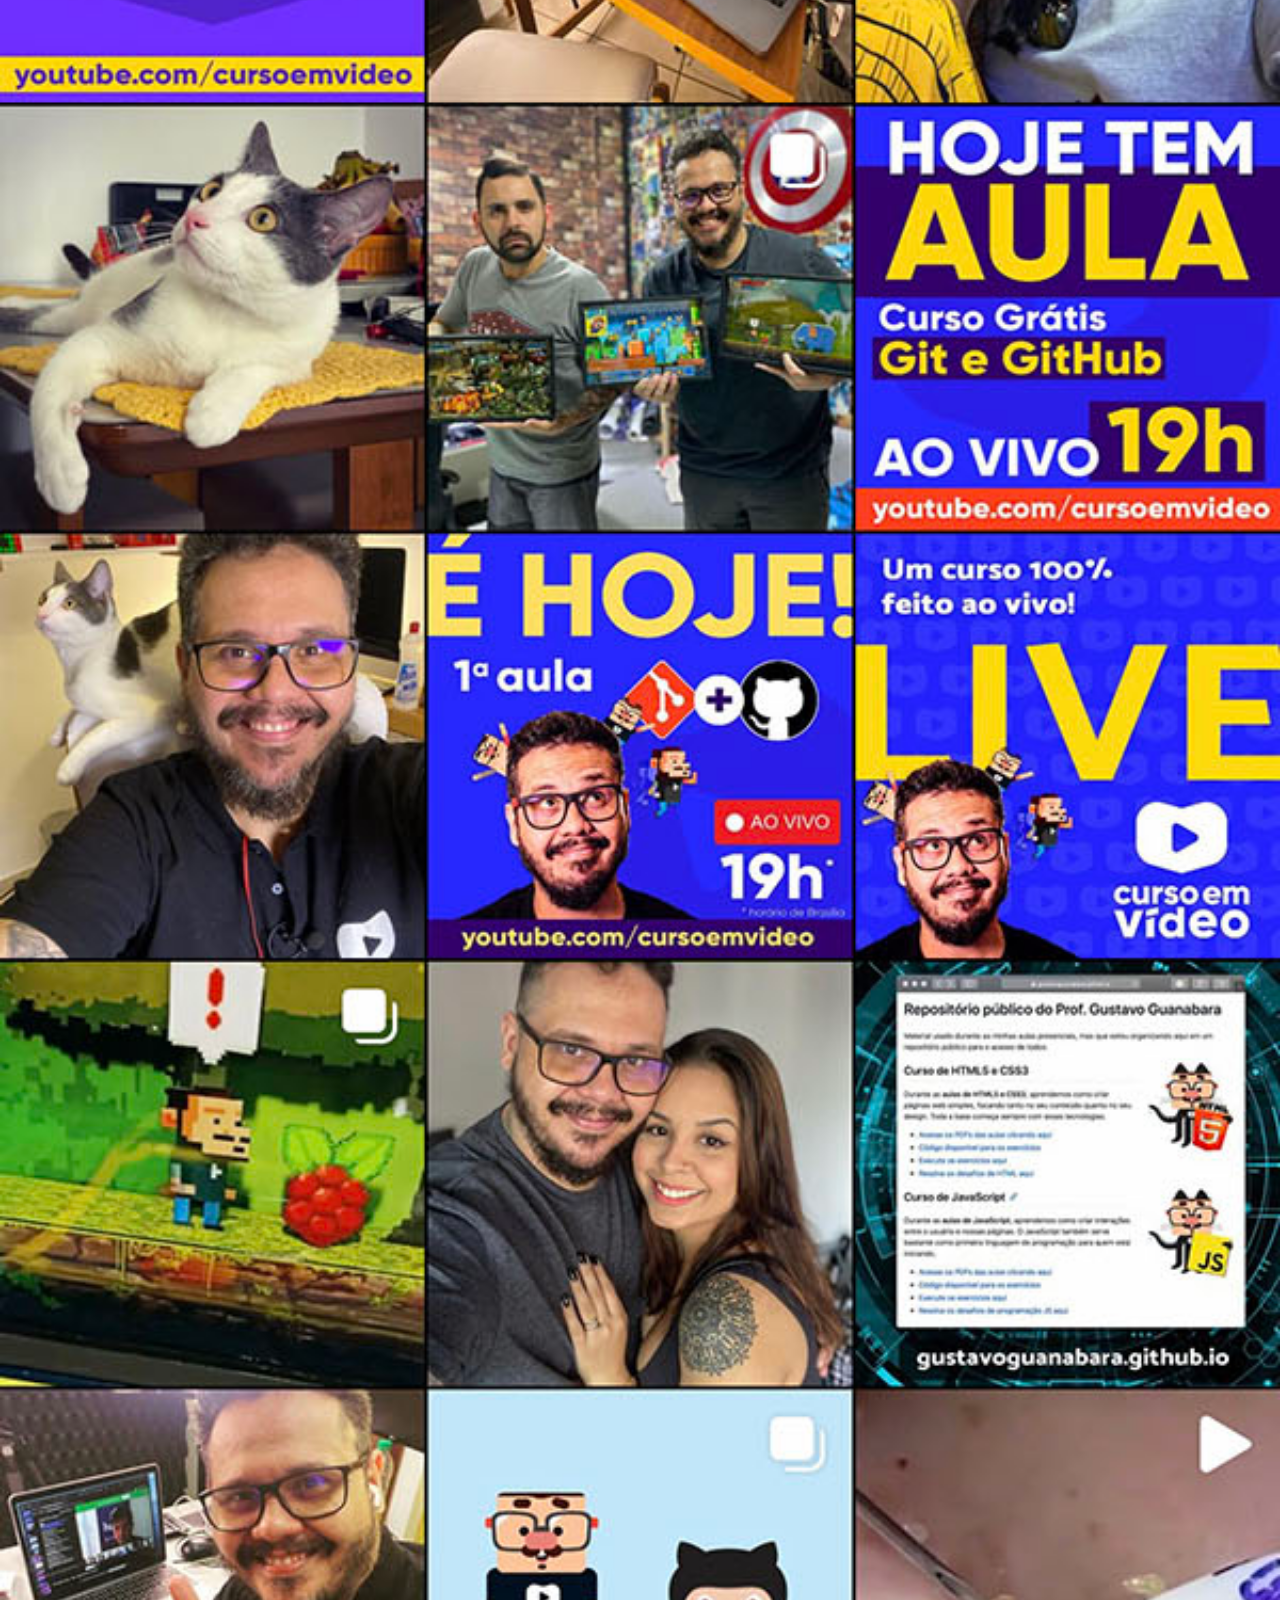
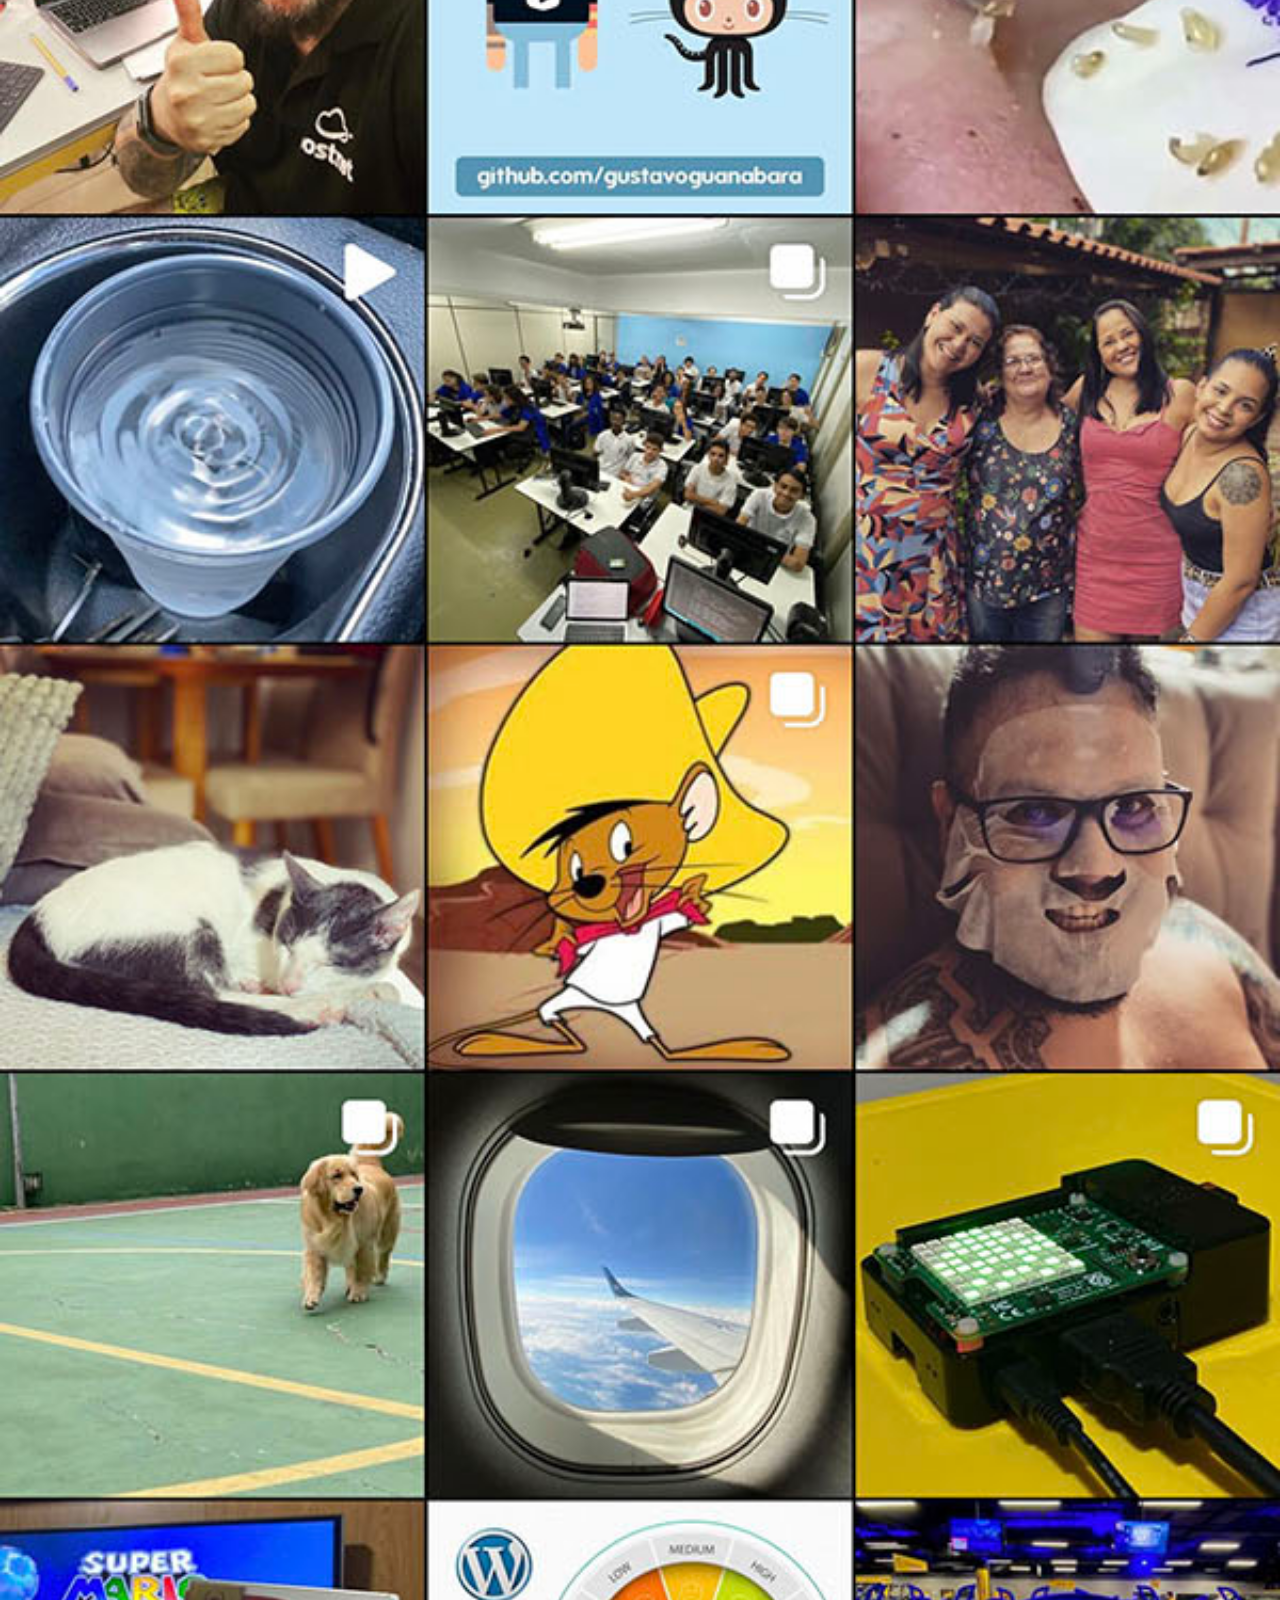
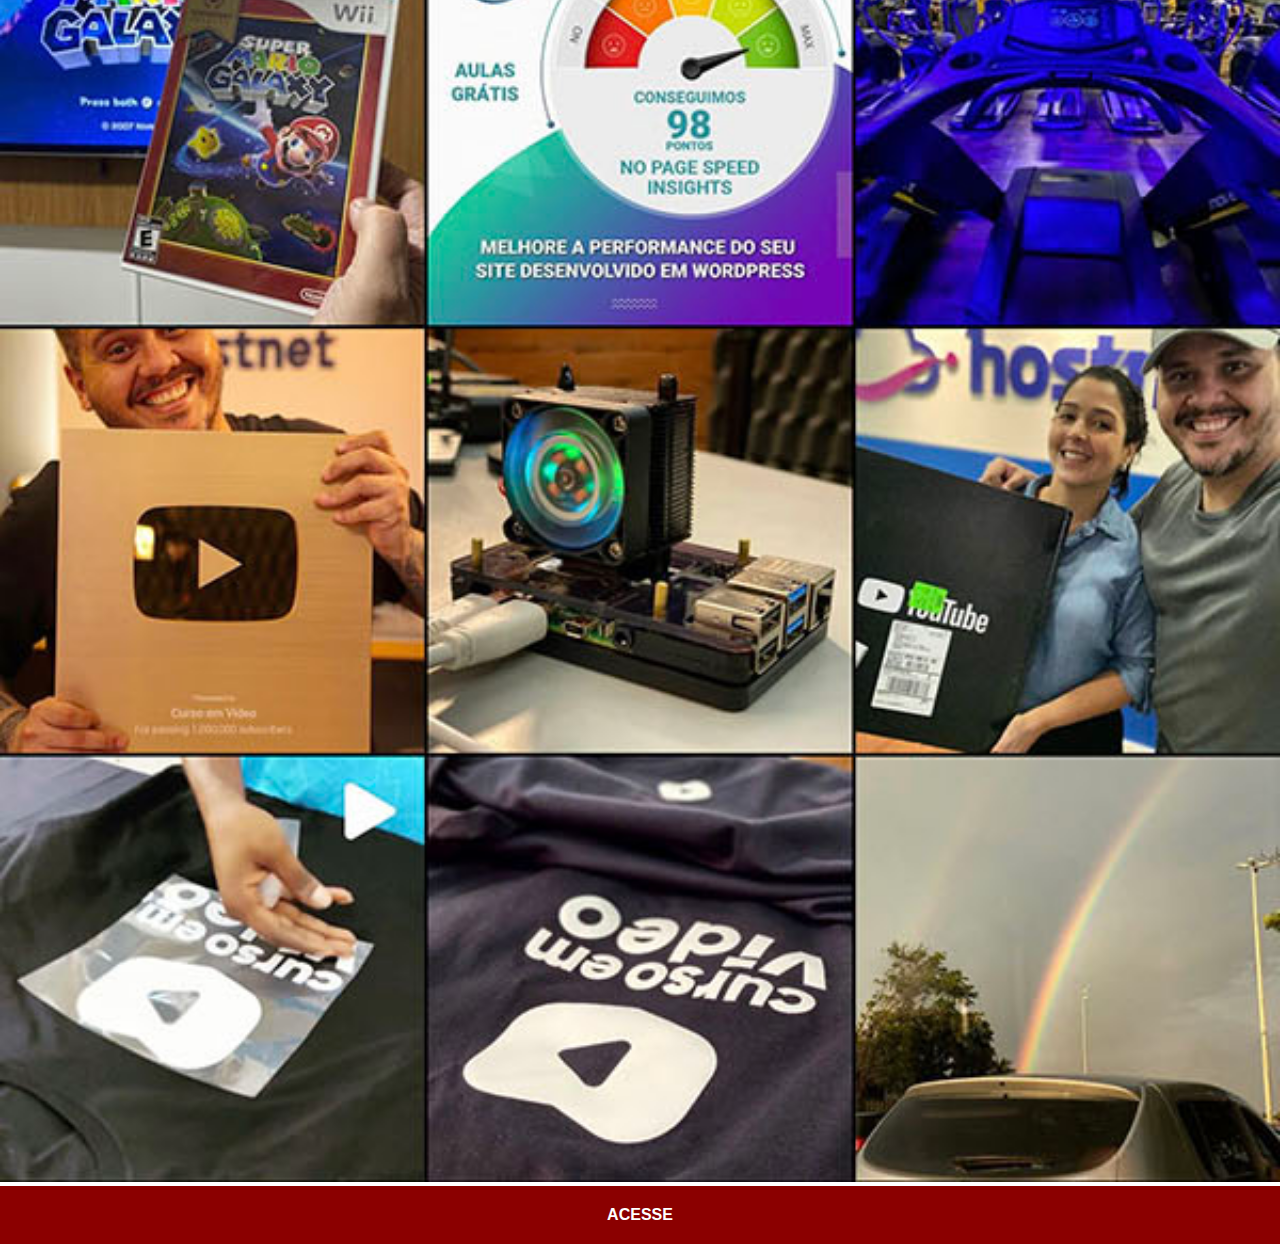
<file: instagram.html>
<!DOCTYPE html>
<html lang="pt-br">
<head>
    <meta charset="UTF-8">
    <meta name="viewport" content="width=device-width, initial-scale=1.0">
    <title>Instagram</title>
    <link rel="stylesheet" href="estilos/social.css">
</head>
<body>
    <img src="imagens/tela-instagram.jpg" alt="instagram">
    <a href="https://www.instagram.com/" target="_blank">ACESSE</a>
</body>
</html>
</file>
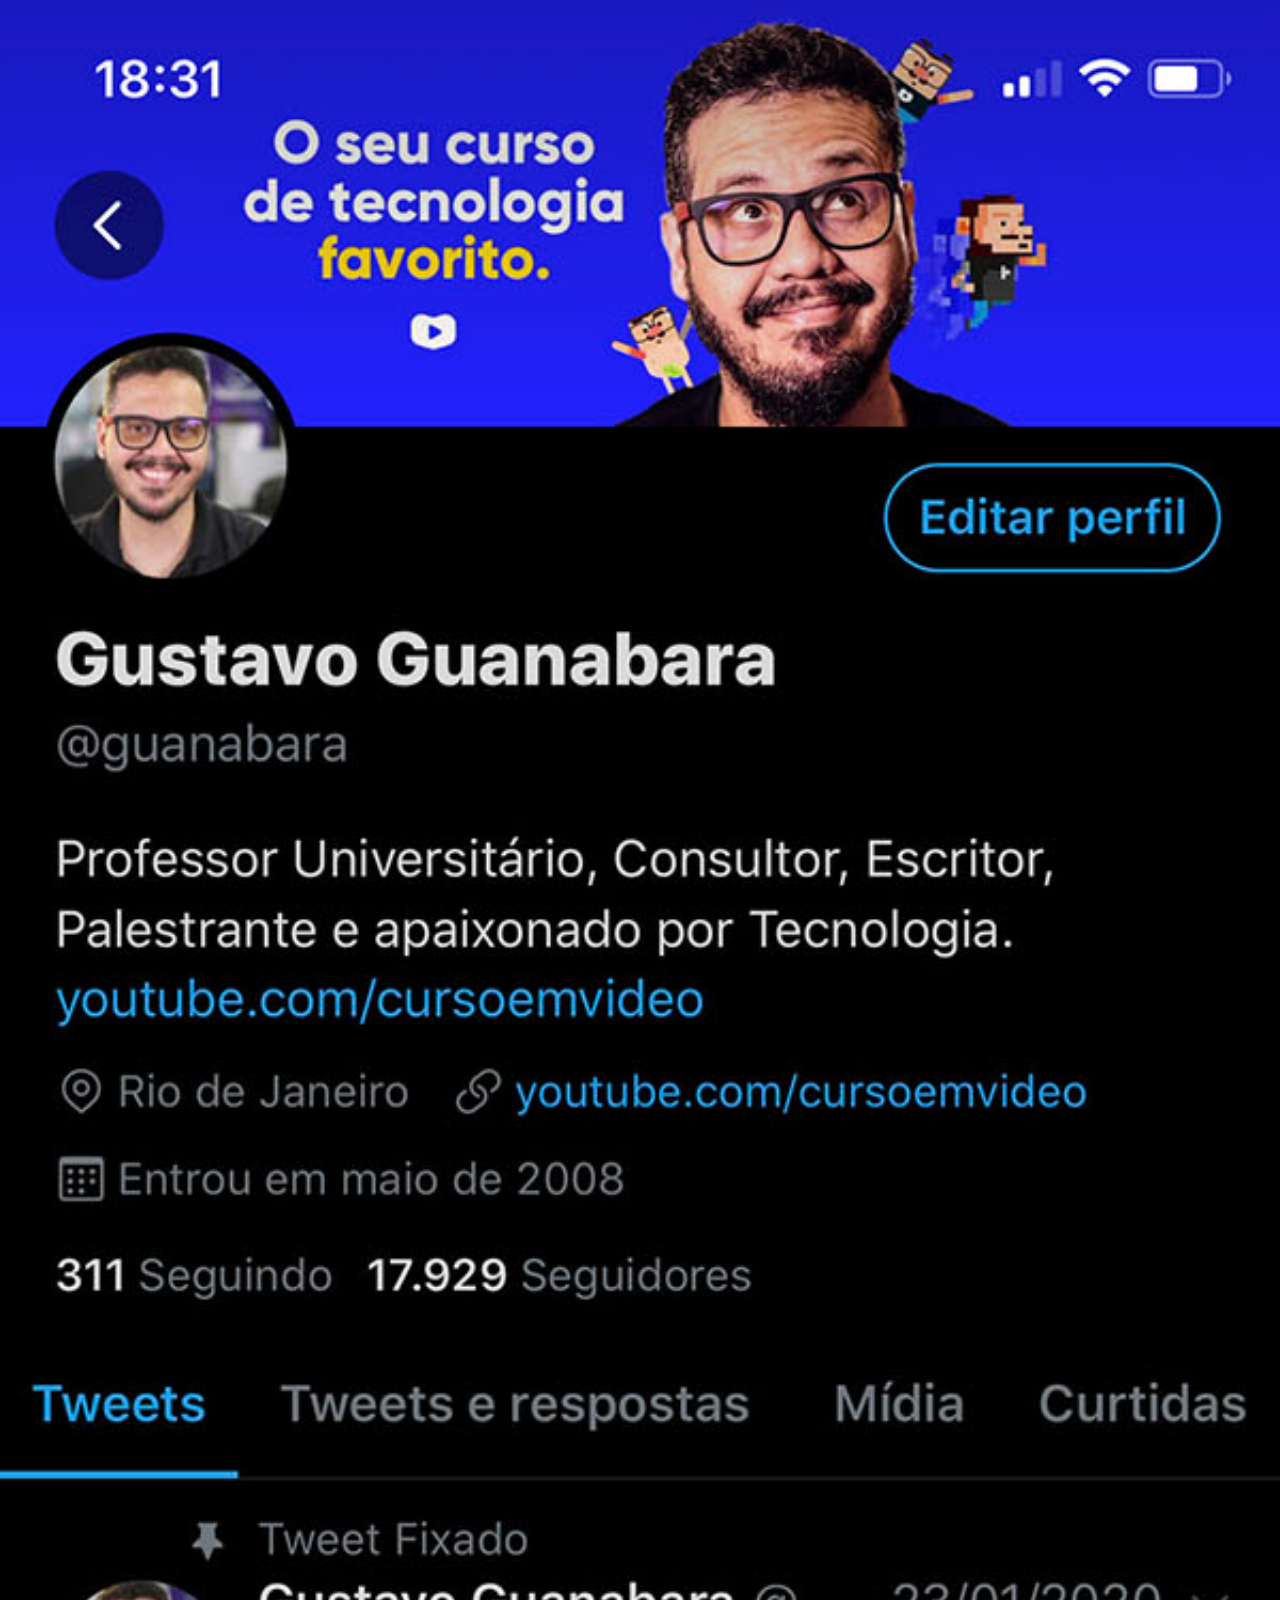
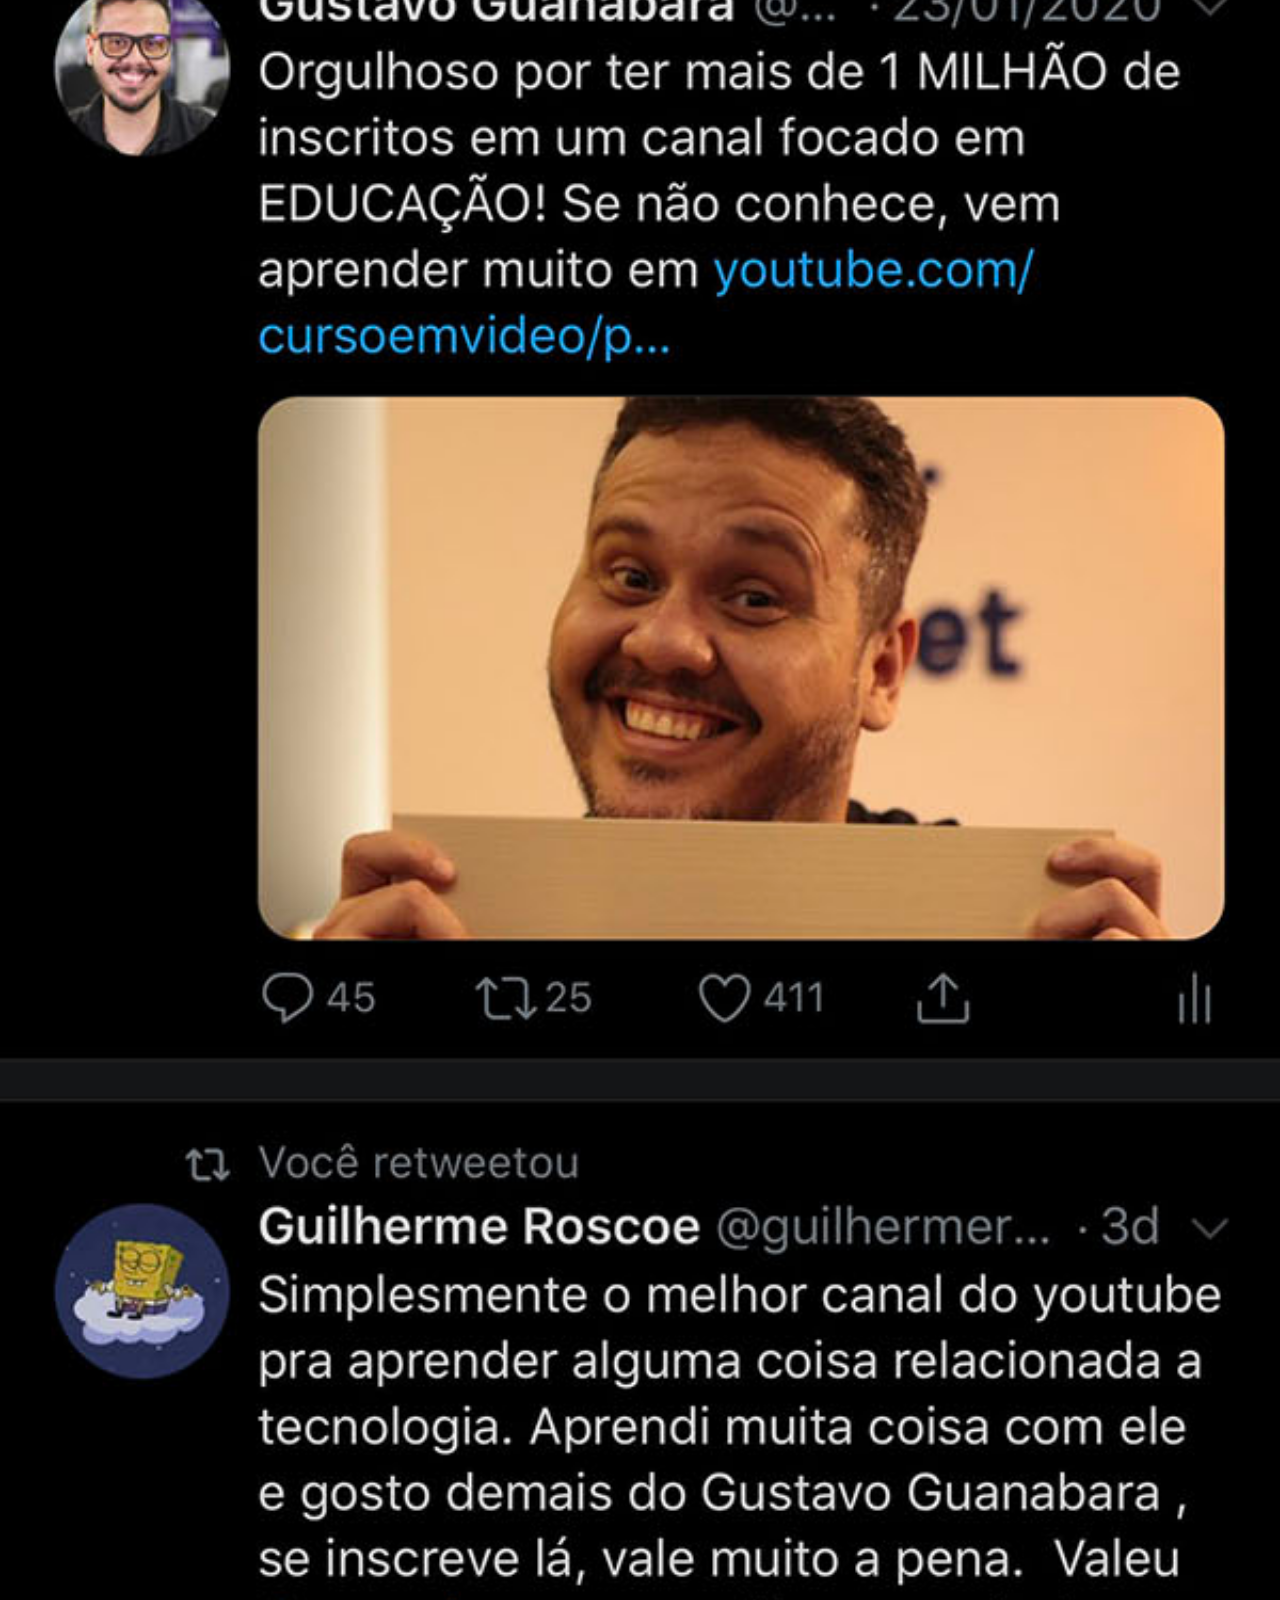
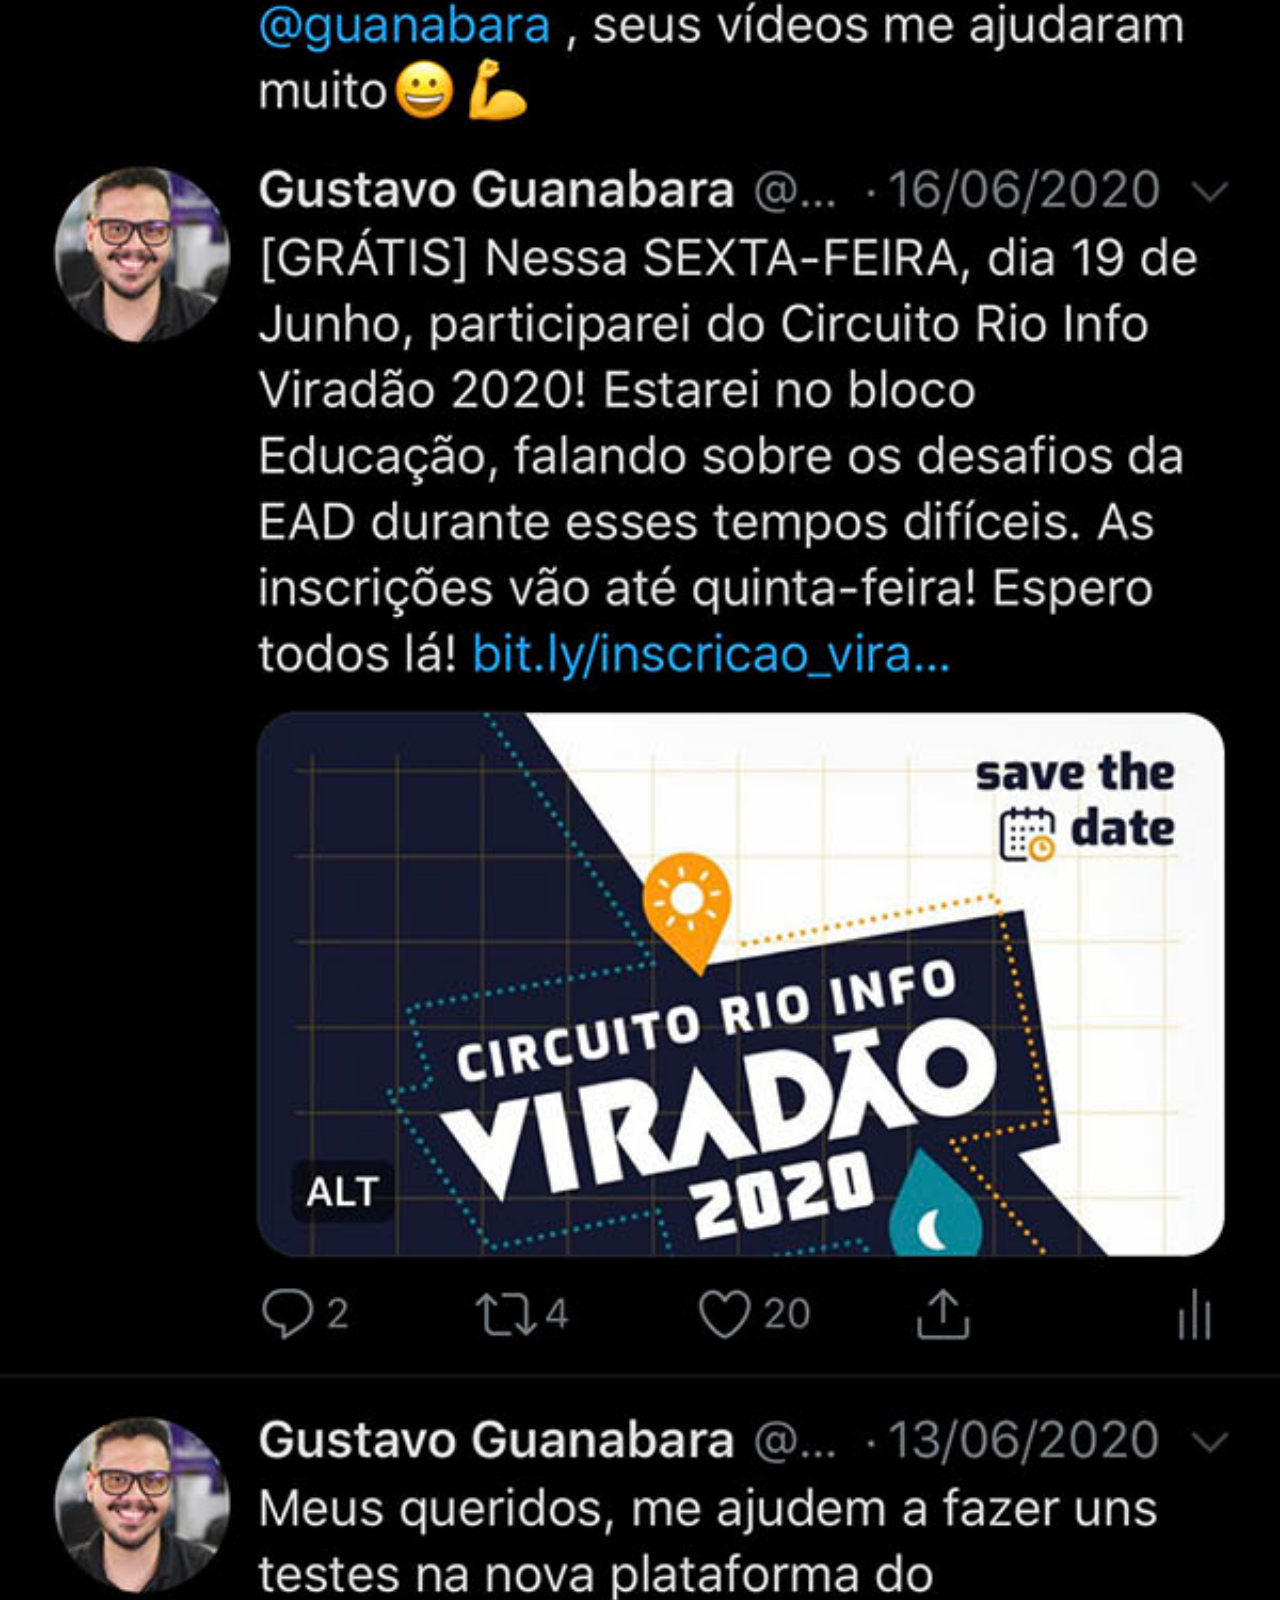
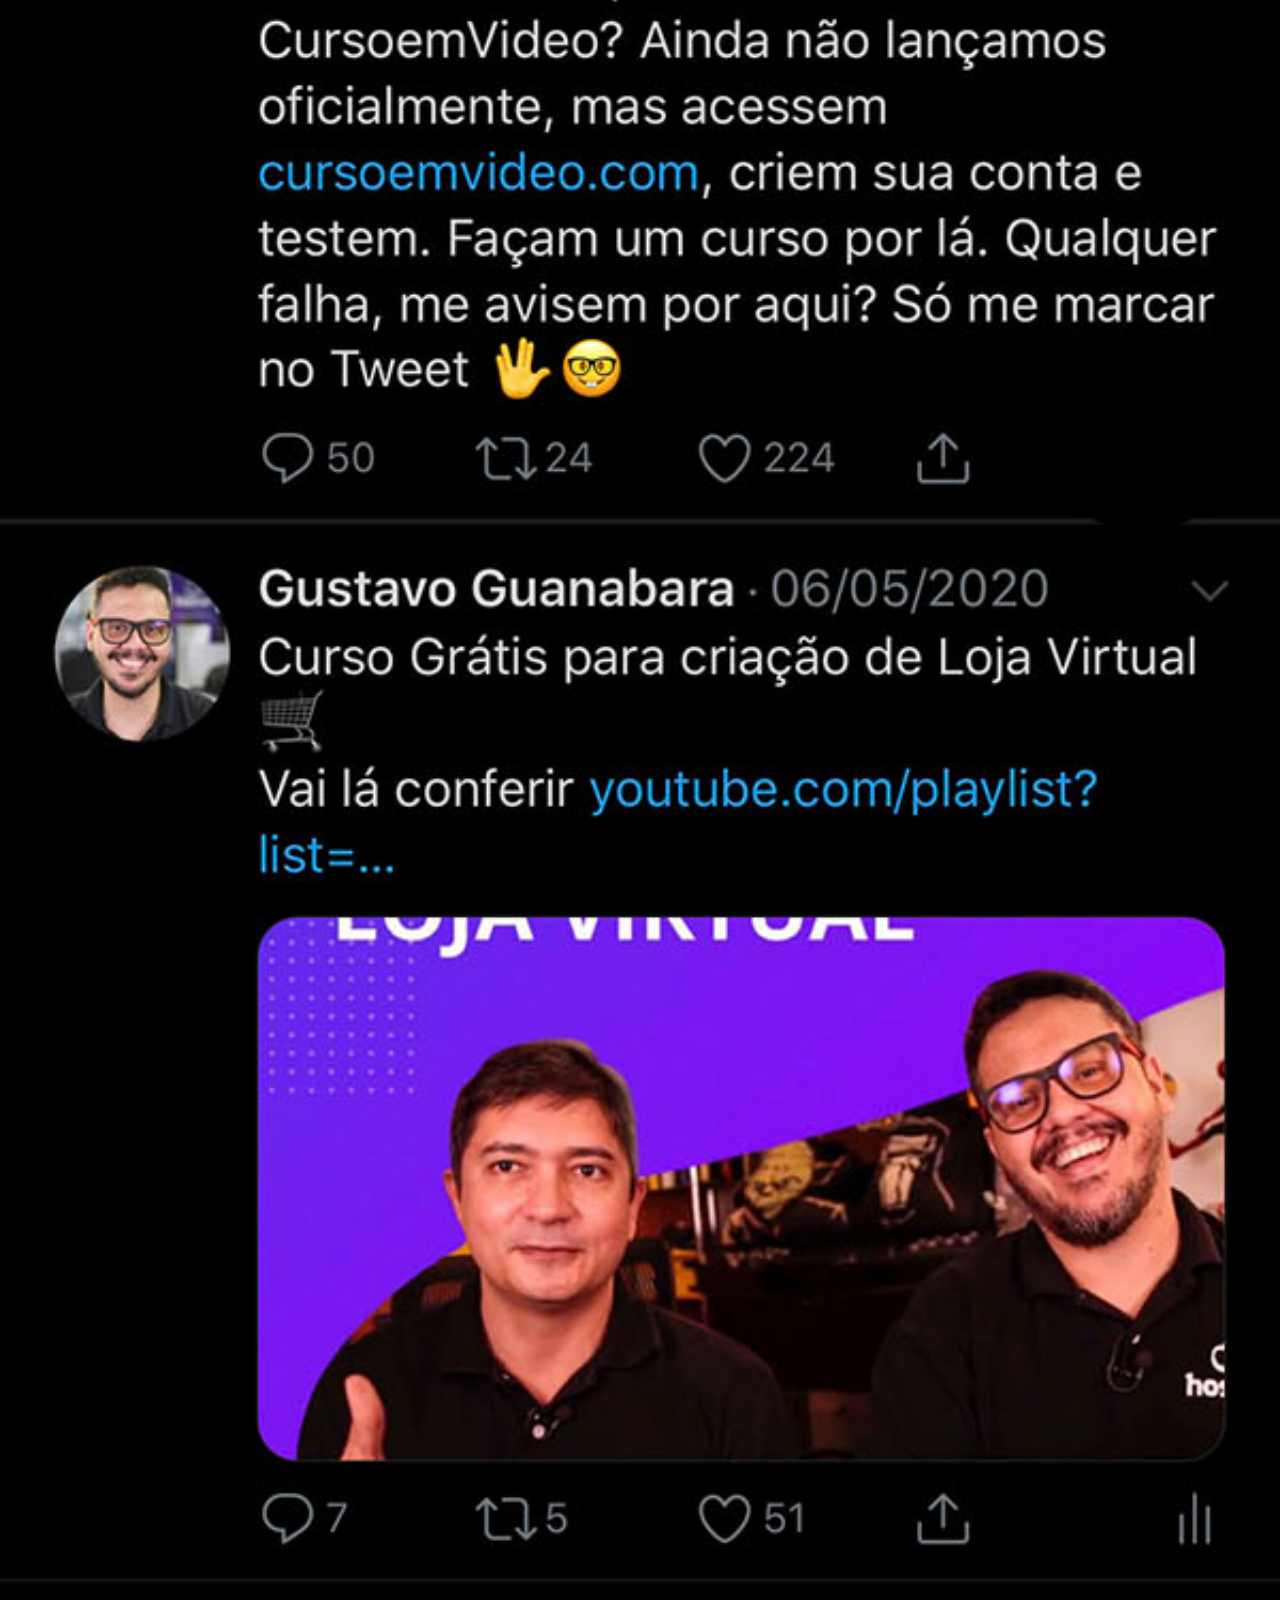
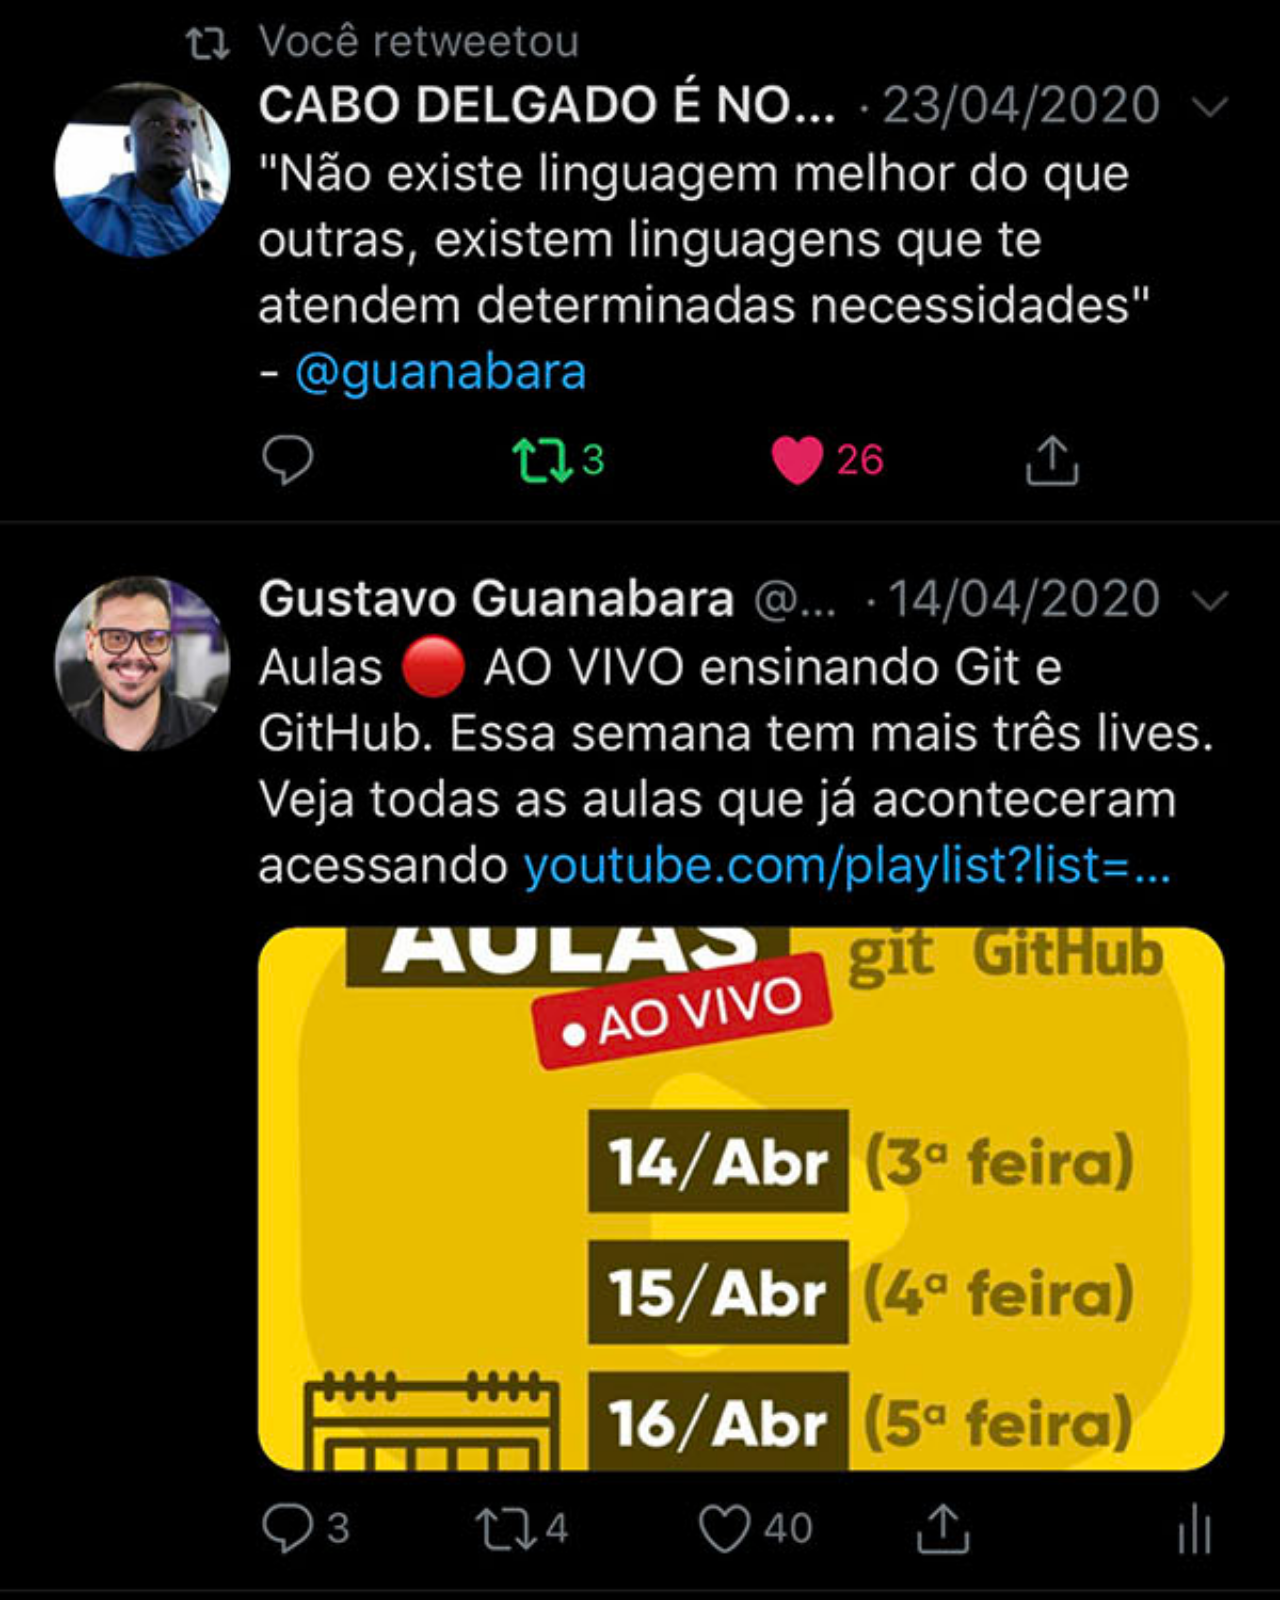
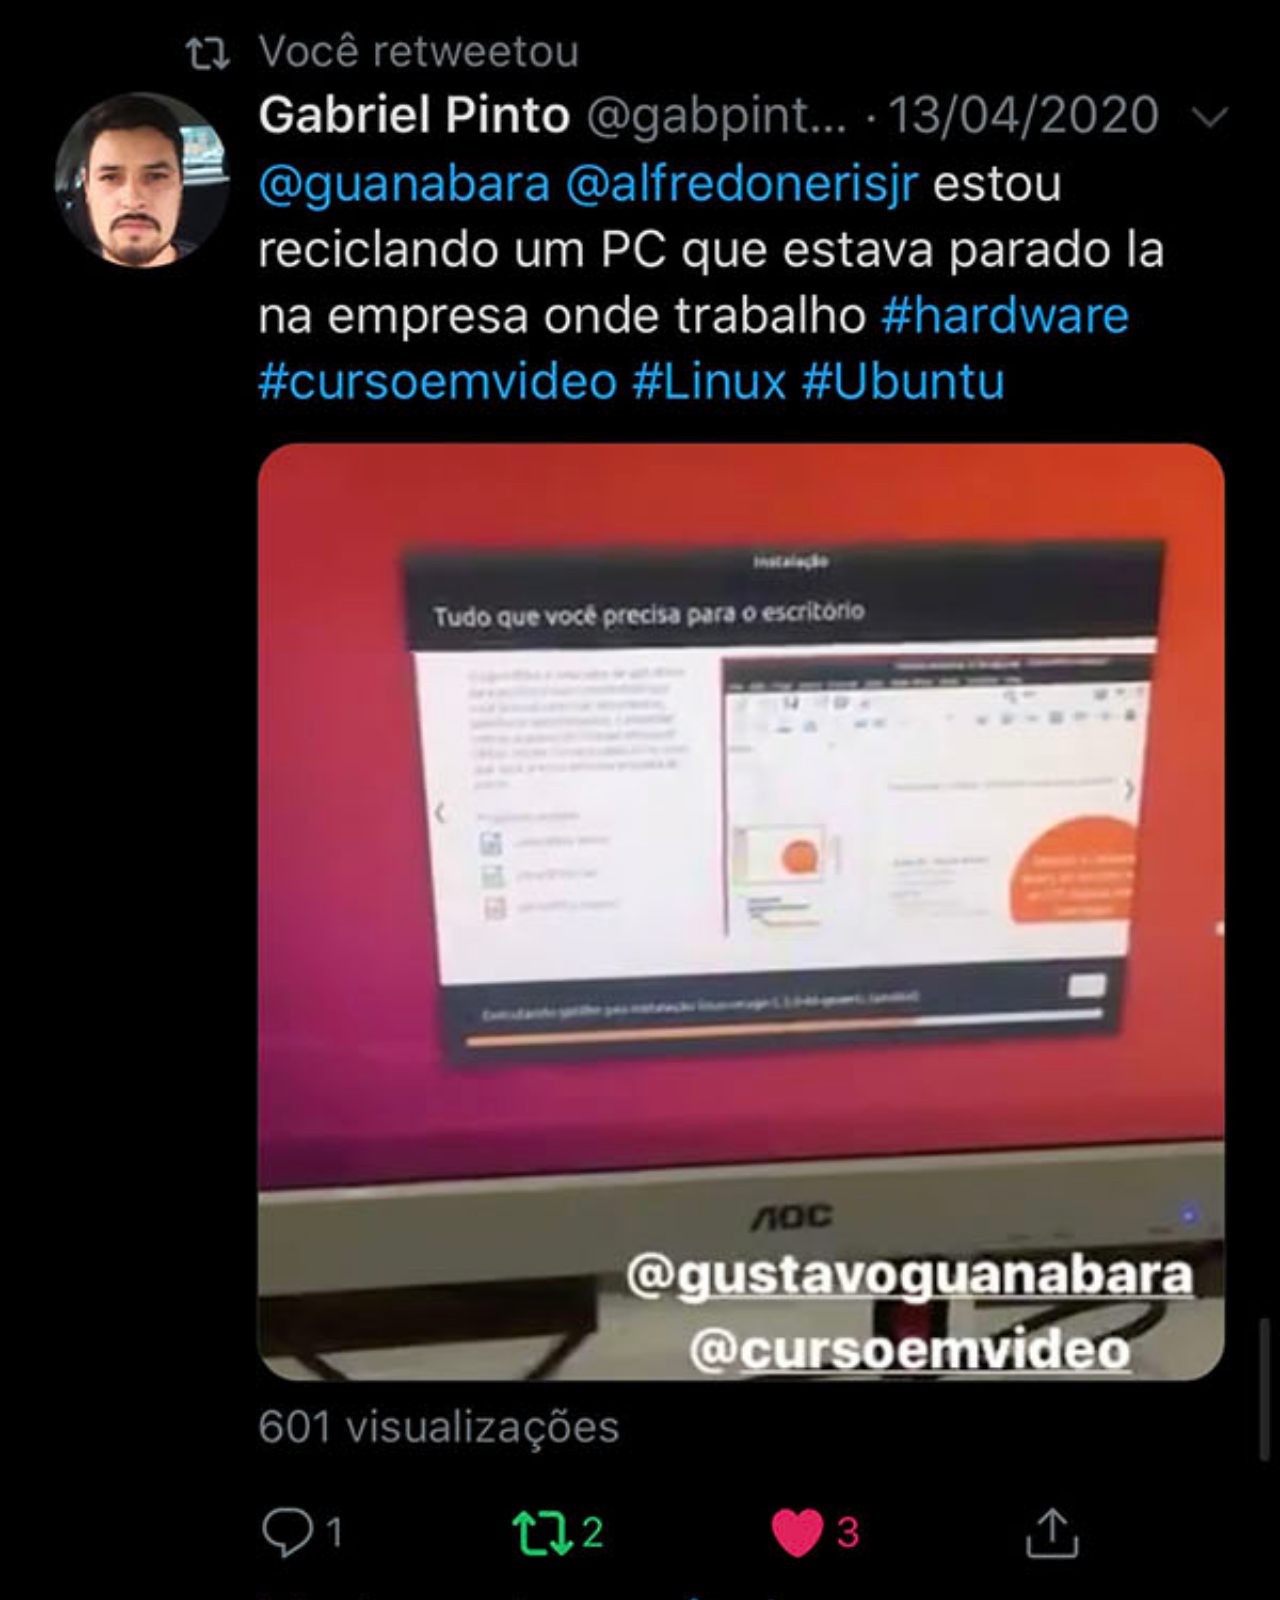
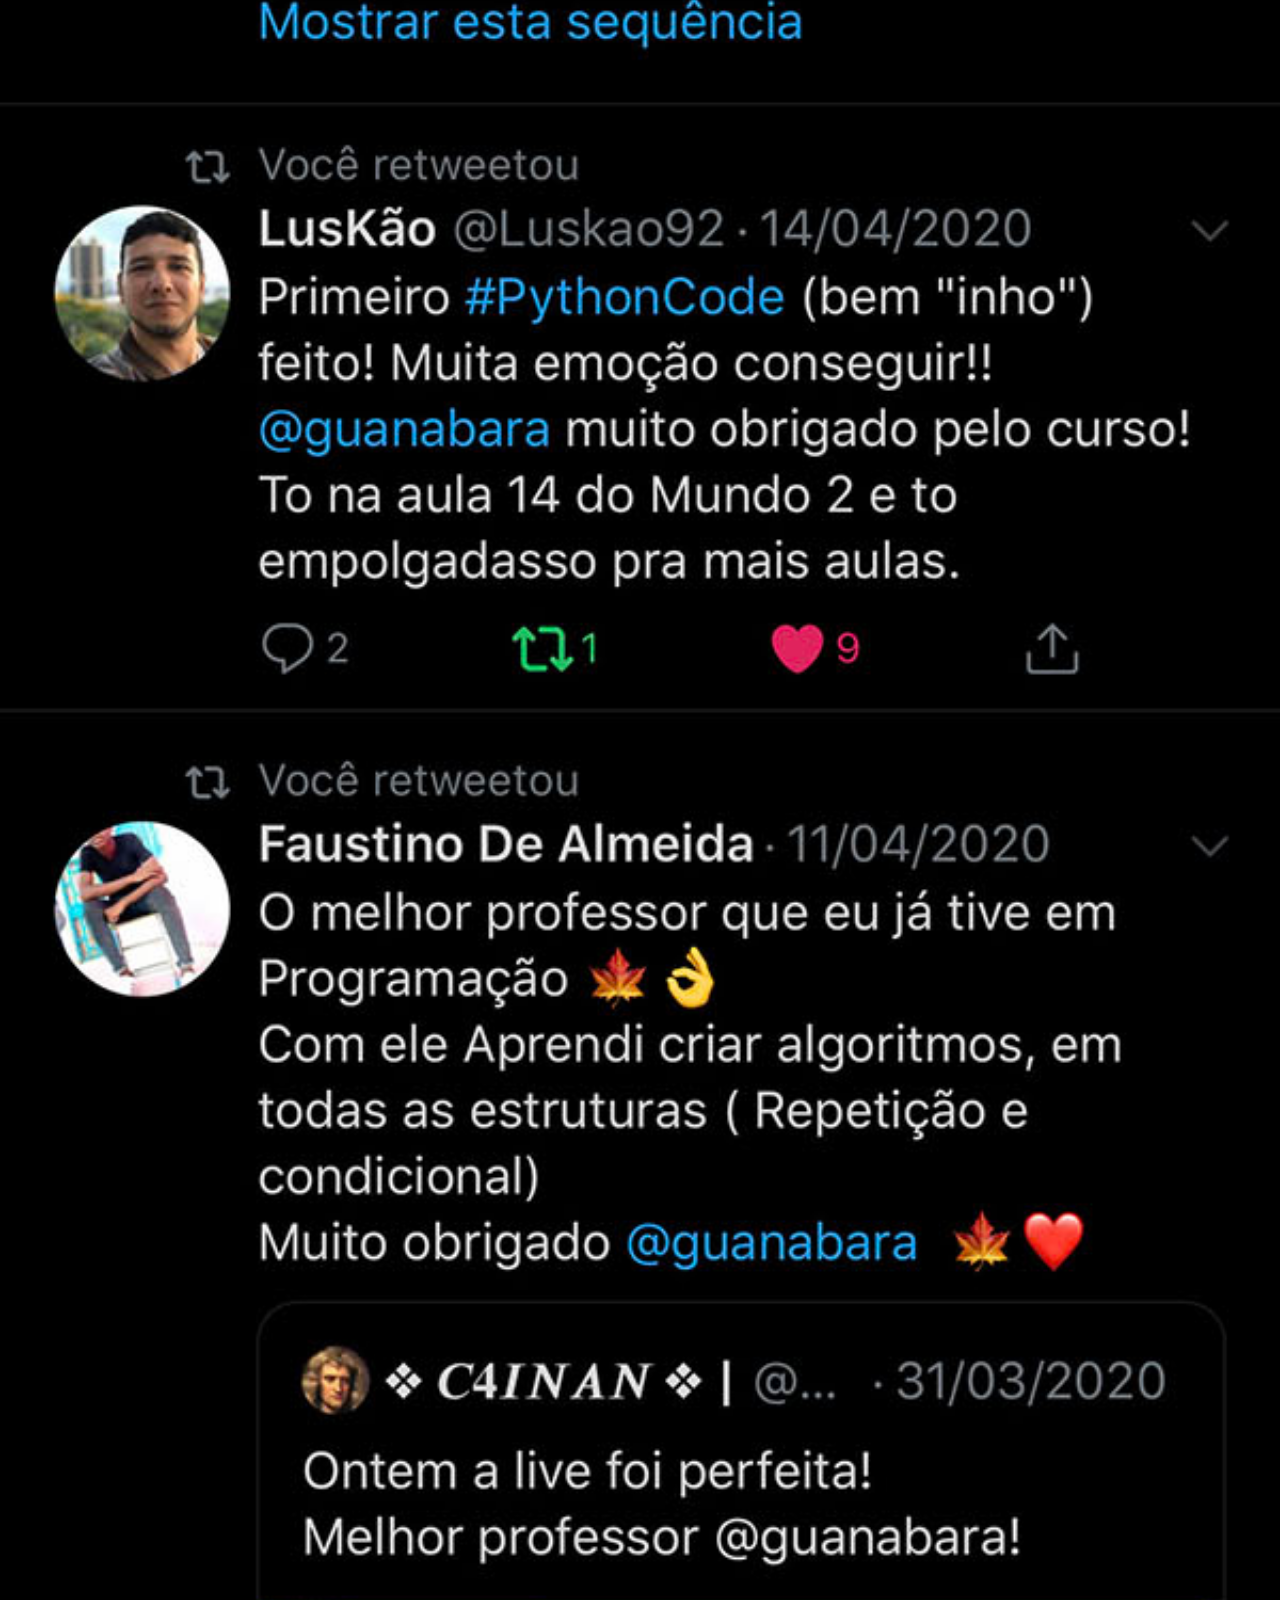
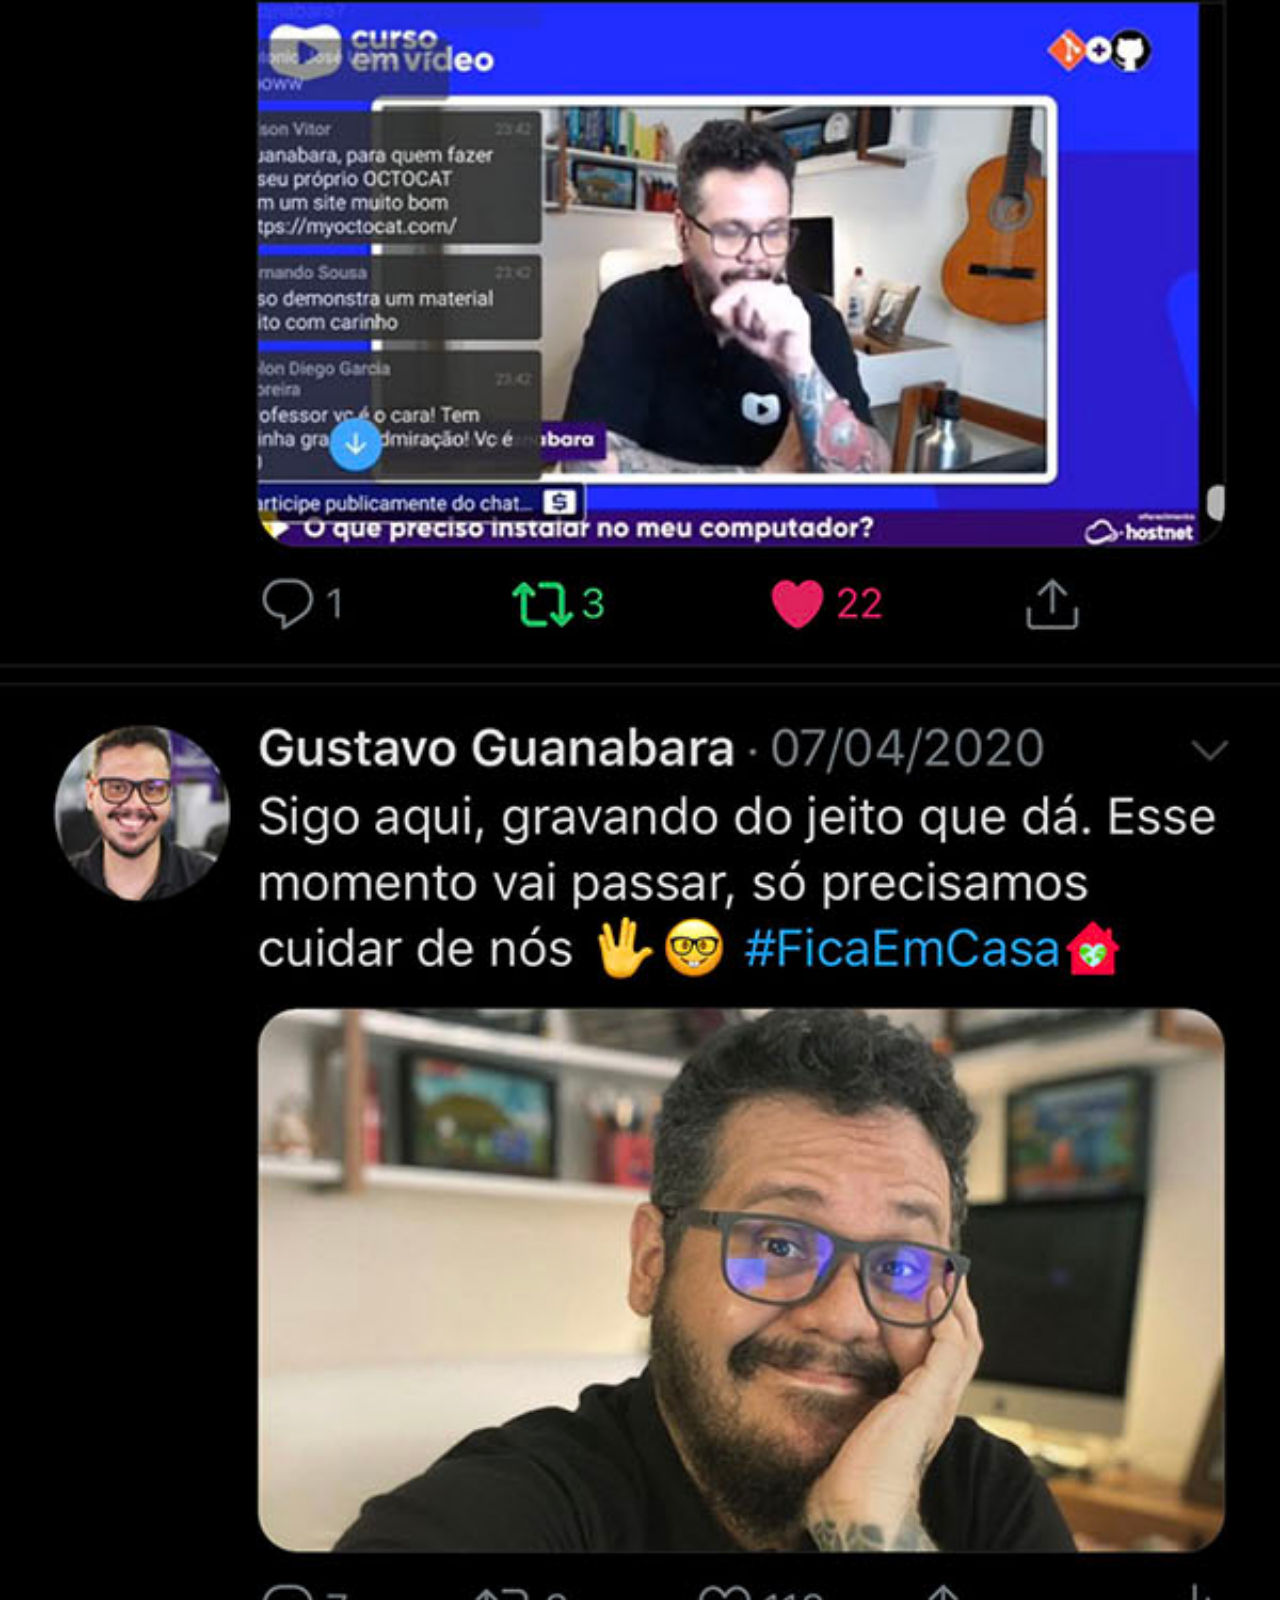
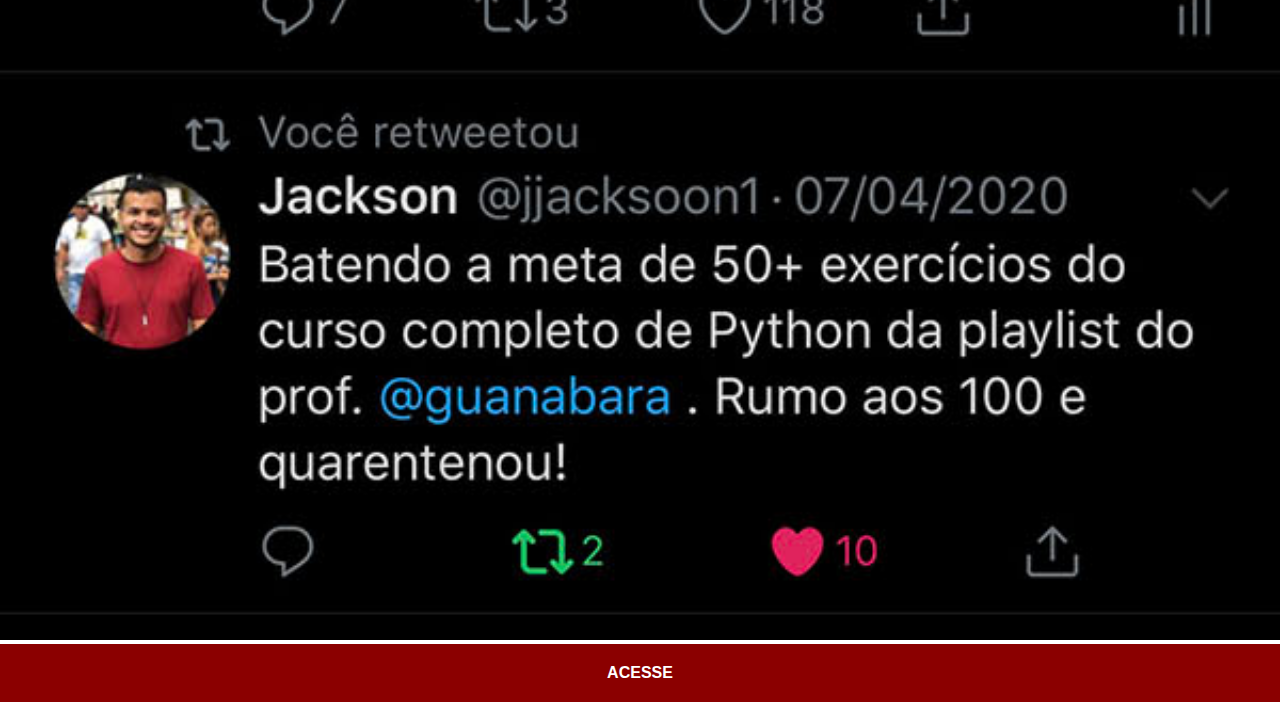
<file: twitter.html>
<!DOCTYPE html>
<html lang="pt-br">
<head>
    <meta charset="UTF-8">
    <meta name="viewport" content="width=device-width, initial-scale=1.0">
    <title>Twitter</title>
    <link rel="stylesheet" href="estilos/social.css">
</head>
<body>
    <img src="imagens/tela-twitter.jpg" alt="twitter">
    <a href="https://www.x.com/" target="_blank">ACESSE</a>
</body>
</html>
</file>
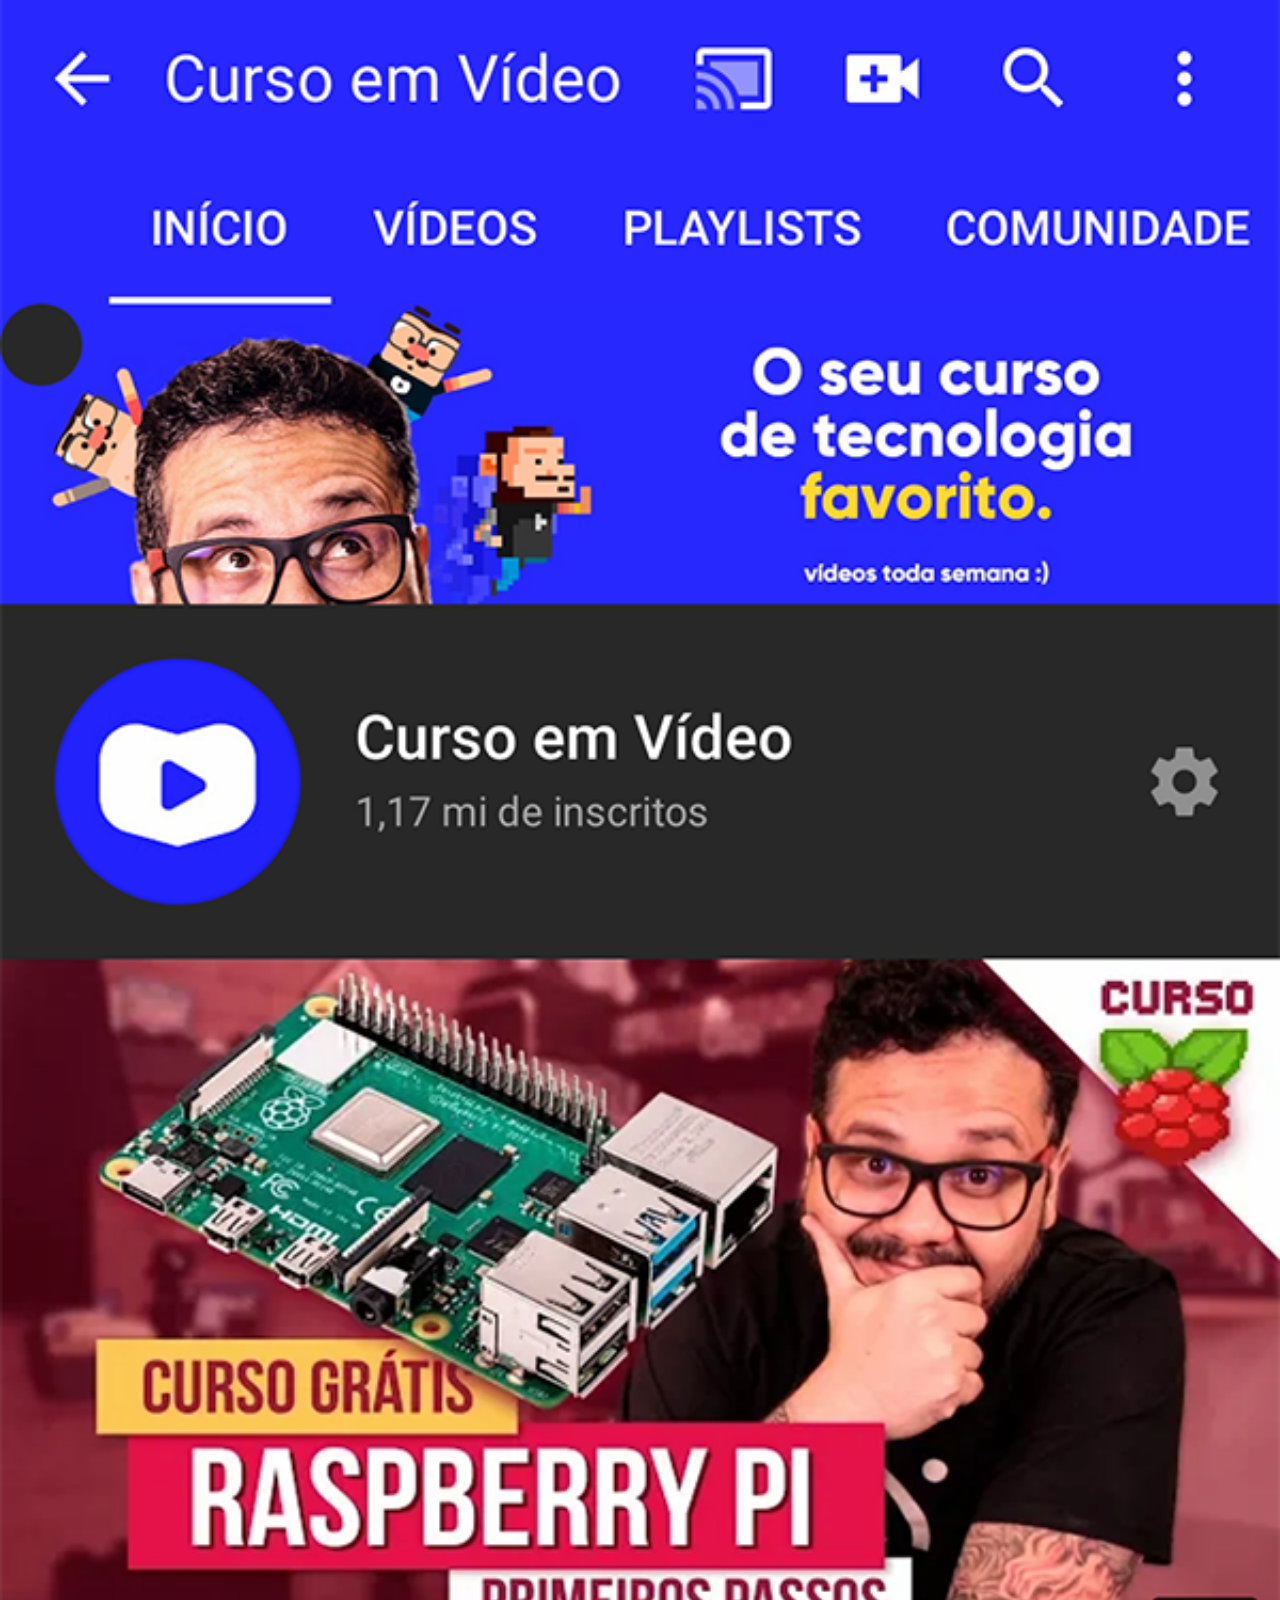
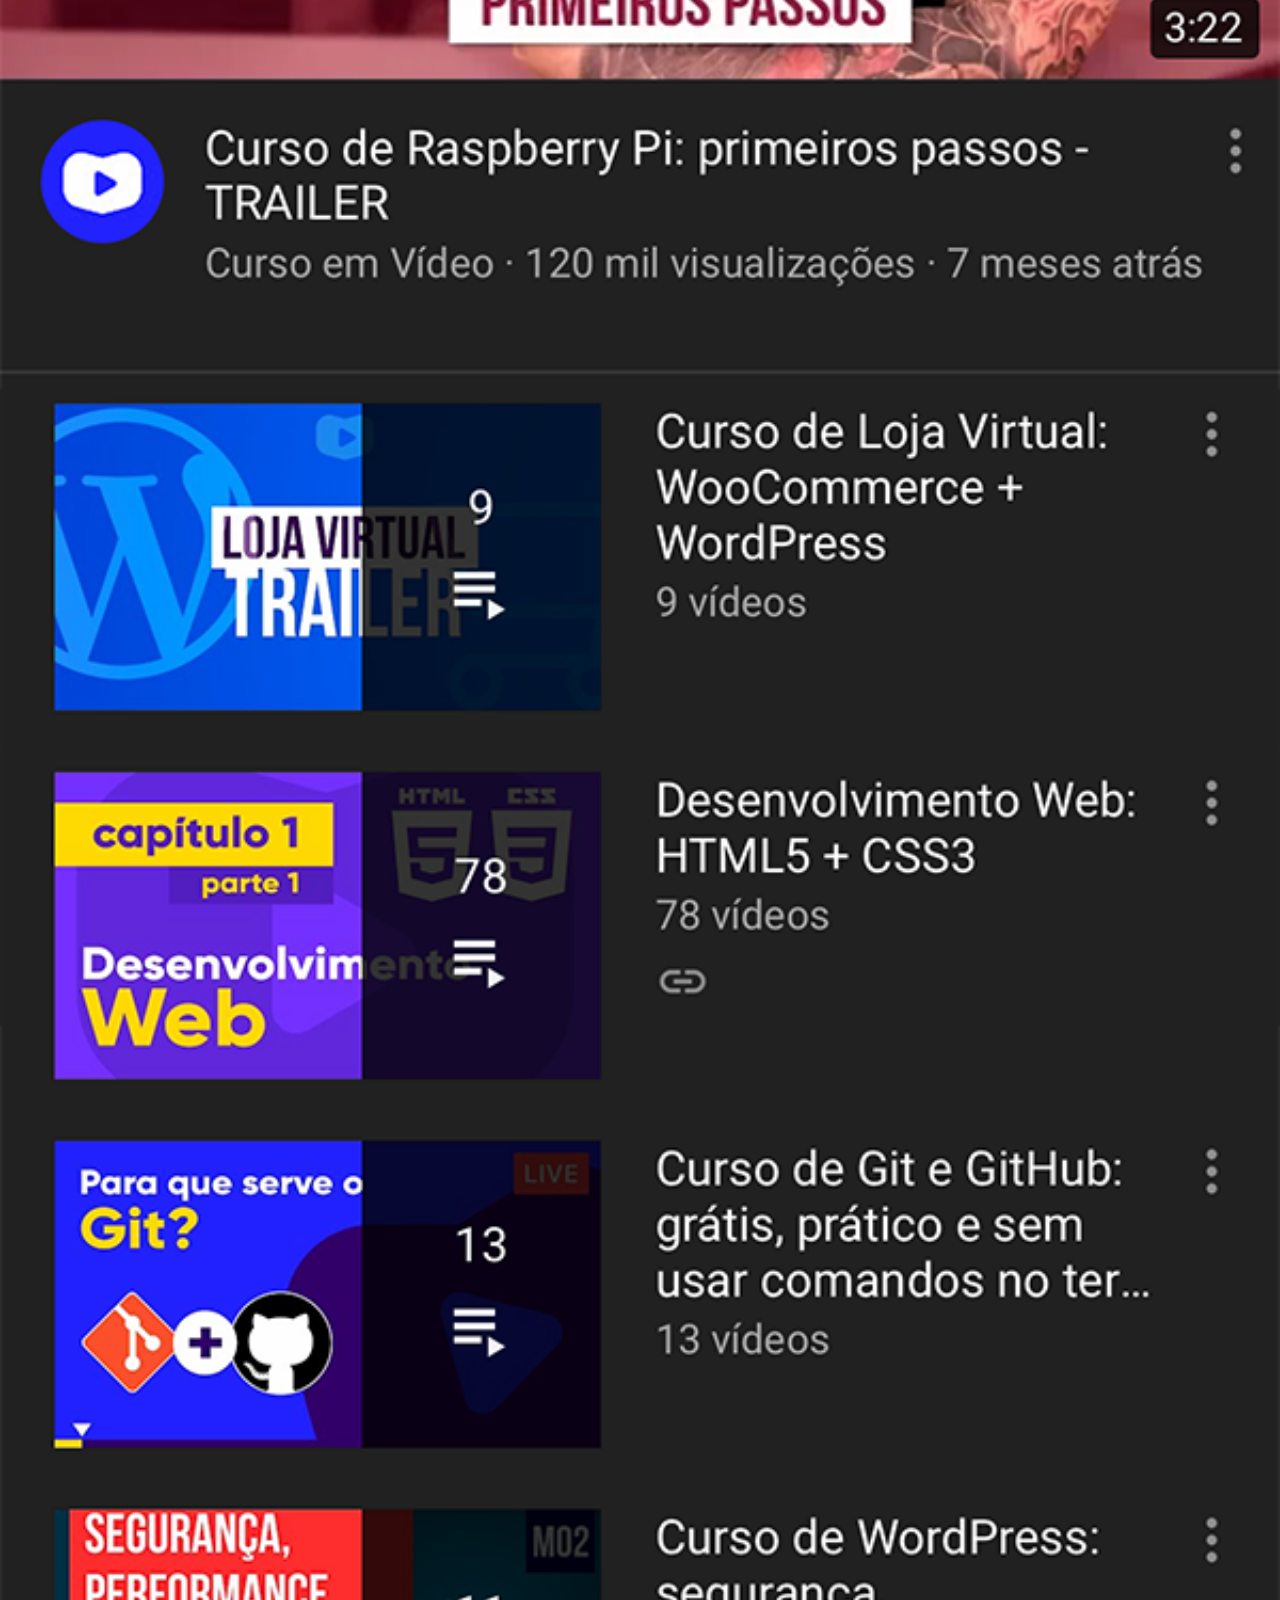
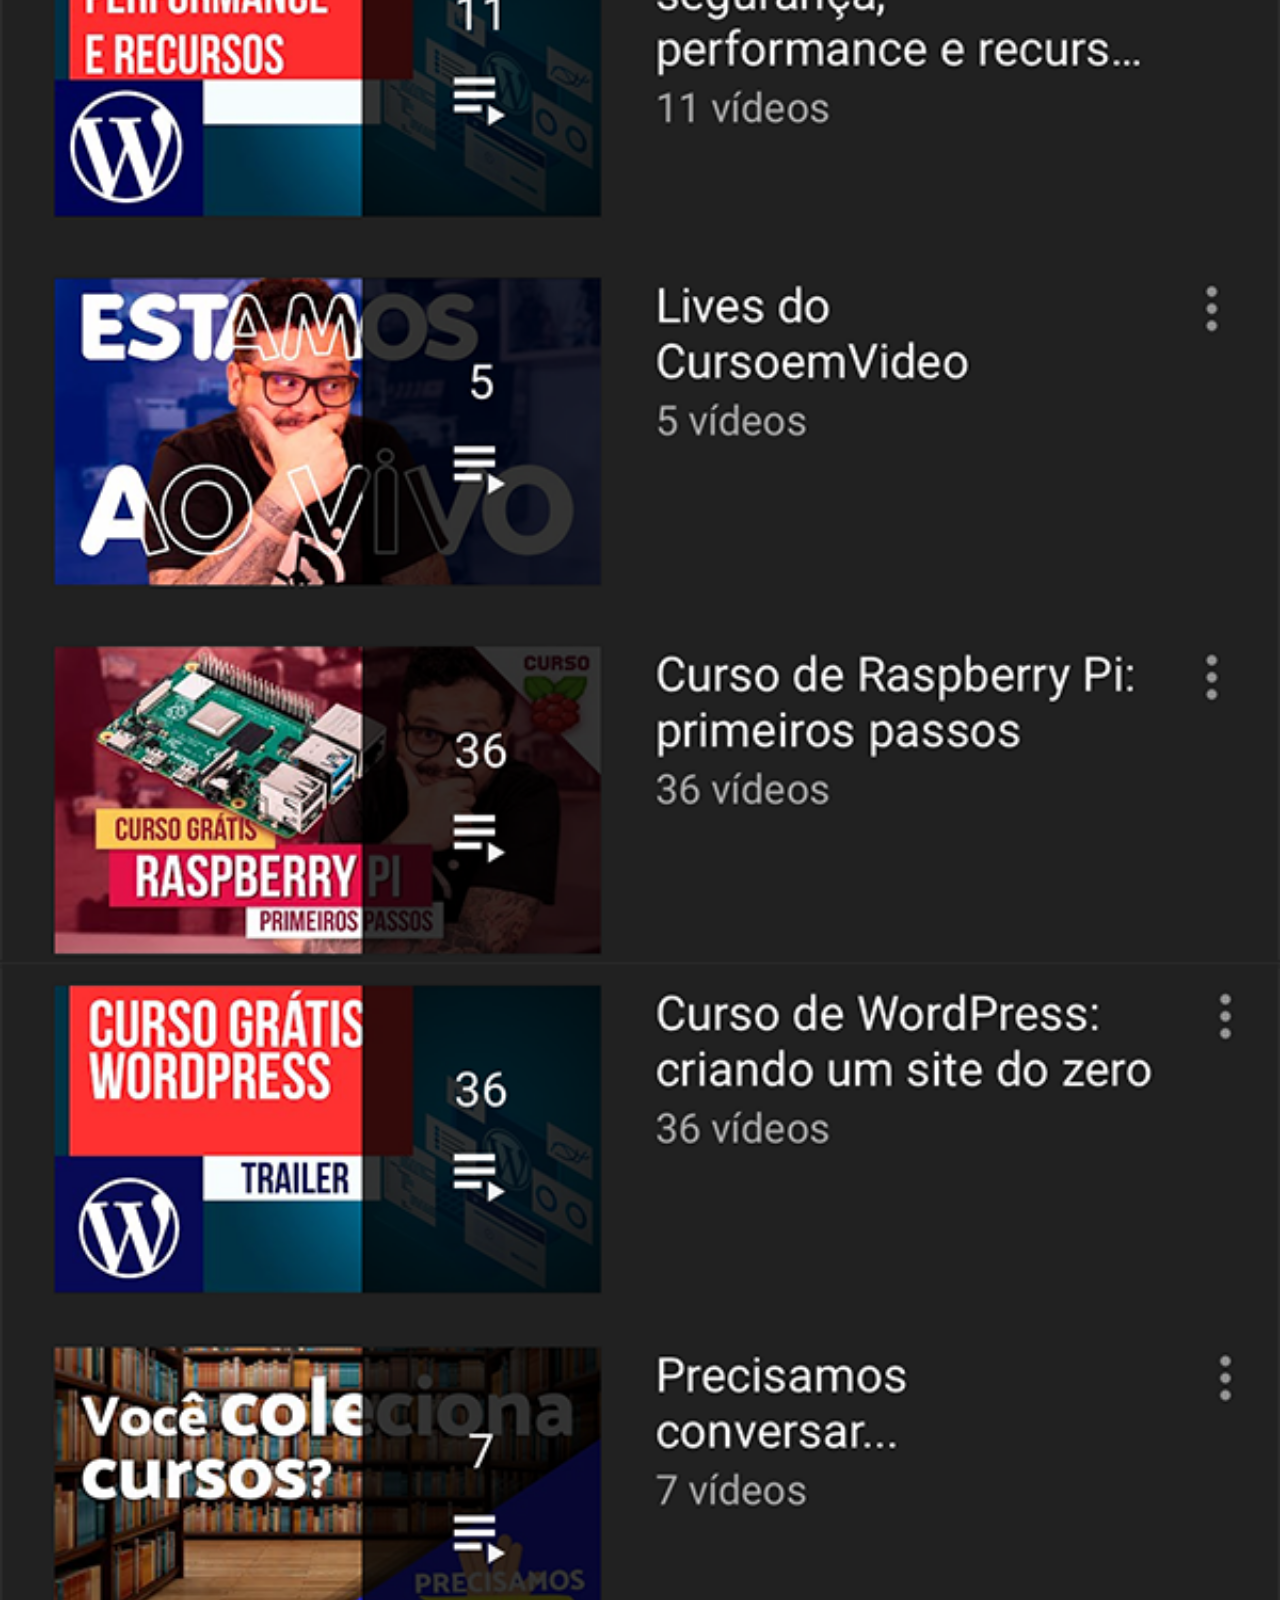
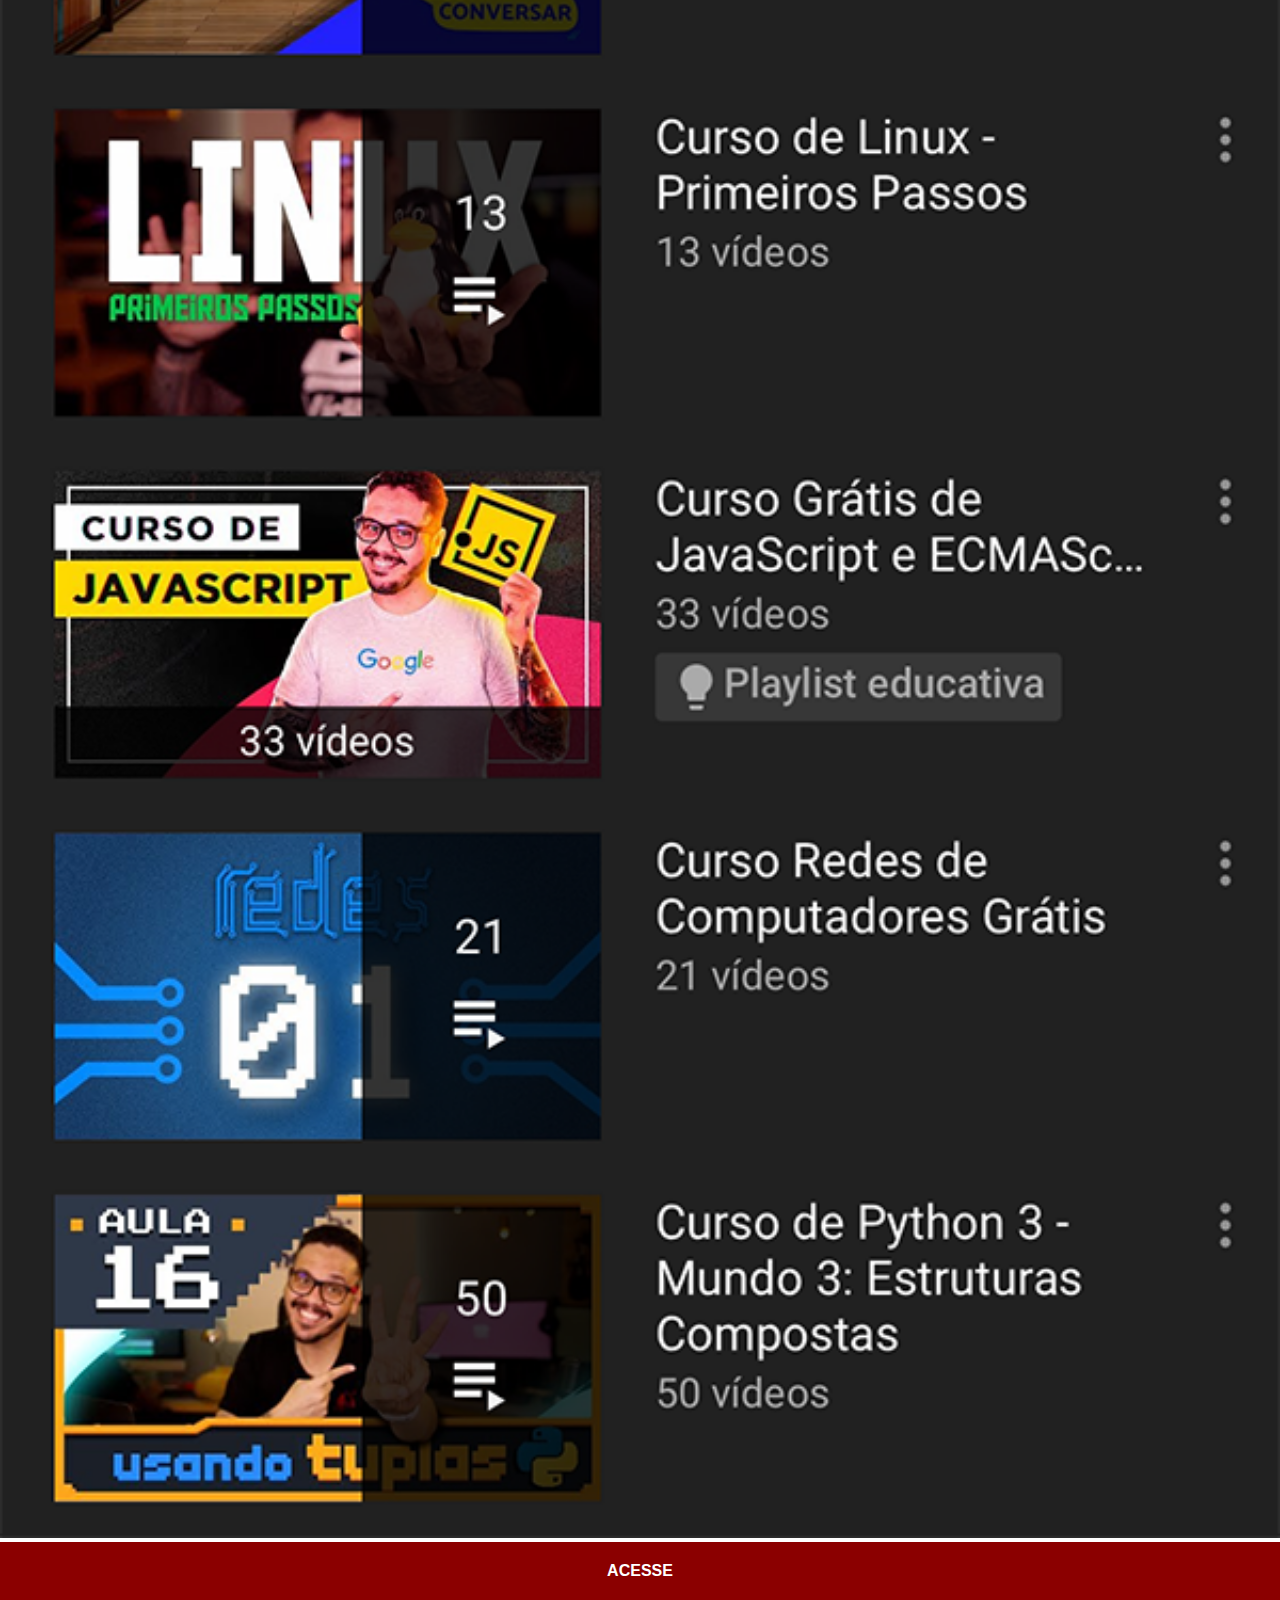
<file: youtube.html>
<!DOCTYPE html>
<html lang="pt-br">
<head>
    <meta charset="UTF-8">
    <meta name="viewport" content="width=device-width, initial-scale=1.0">
    <title>Youtube</title>
    <link rel="stylesheet" href="estilos/social.css">
</head>
<body>
    <img src="imagens/tela-youtube.png" alt="youtube">
    <a href="https://www.youtube.com/" target="_blank">ACESSE</a>
</body>
</html>
</file>
<file: estilos/style.css>
@charset "UTF-8";

* {
    margin: 0px;
    padding: 0px;
    font-family: Arial, Helvetica, sans-serif;
}

body, html {
    height: 100vh;
    width: 100vw;
    background-color: black;
}

body {
    background: url('../imagens/fundo-madeira.jpg') no-repeat top center;
    background-size: cover;
    background-attachment: fixed;
}

main {
    position: relative;
    height: 100vh;
}

section#telefone {
    position: absolute;
    top: 50%;
    left: 50%;
    transform: translate(-50%, -50%);
    
    height: 627px;
    width: 311px;
    background: url('../imagens/frame-iphone.png') no-repeat;
}
</file>
<file: estilos/social.css>
@charset "UTF-8";

* {
    margin: 0px;
    padding: 0px;
    font-family: Arial, Helvetica, sans-serif;
}

img {
    width: 100vw;
}

a {
    display: block;
    background-color: darkred;
    color: white;
    padding: 20px;
    text-align: center;
    font-weight: bolder;
    text-decoration: none;
}

a:hover {
    background-color: red;
}
</file>
